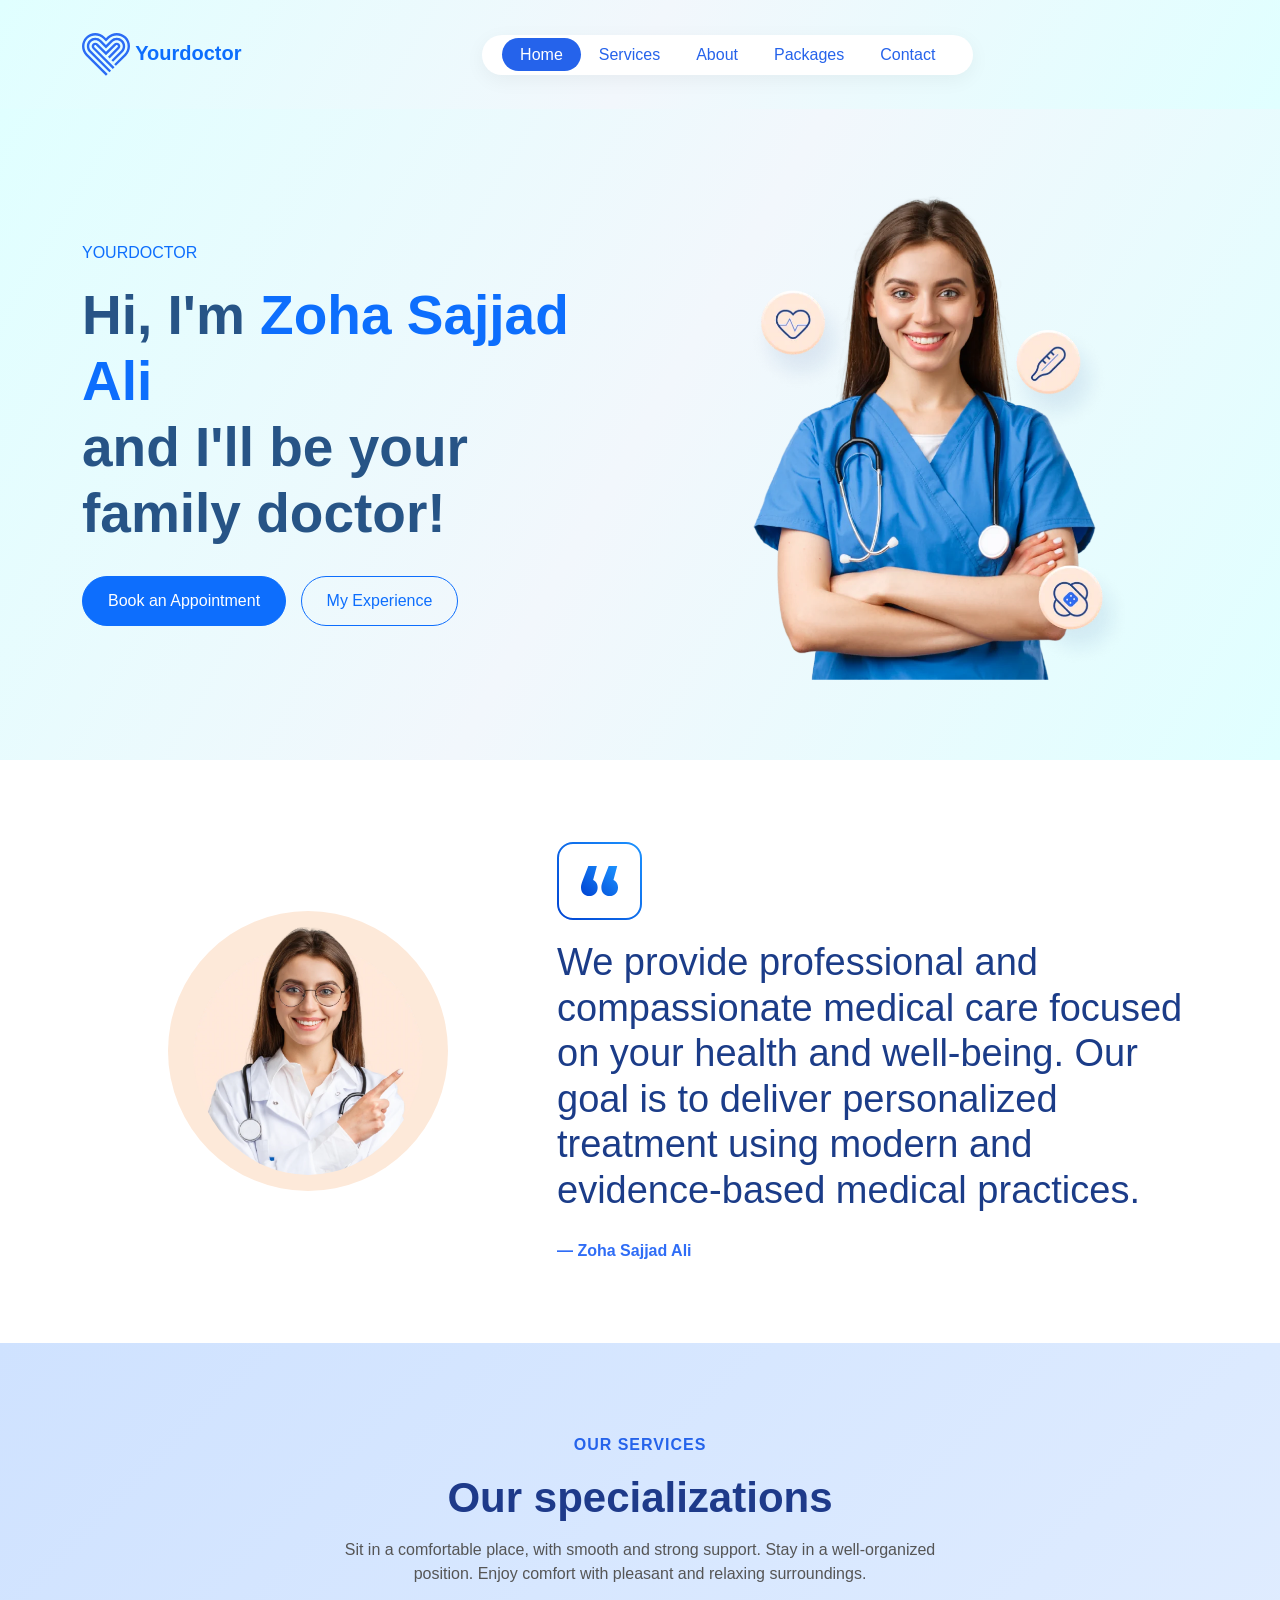
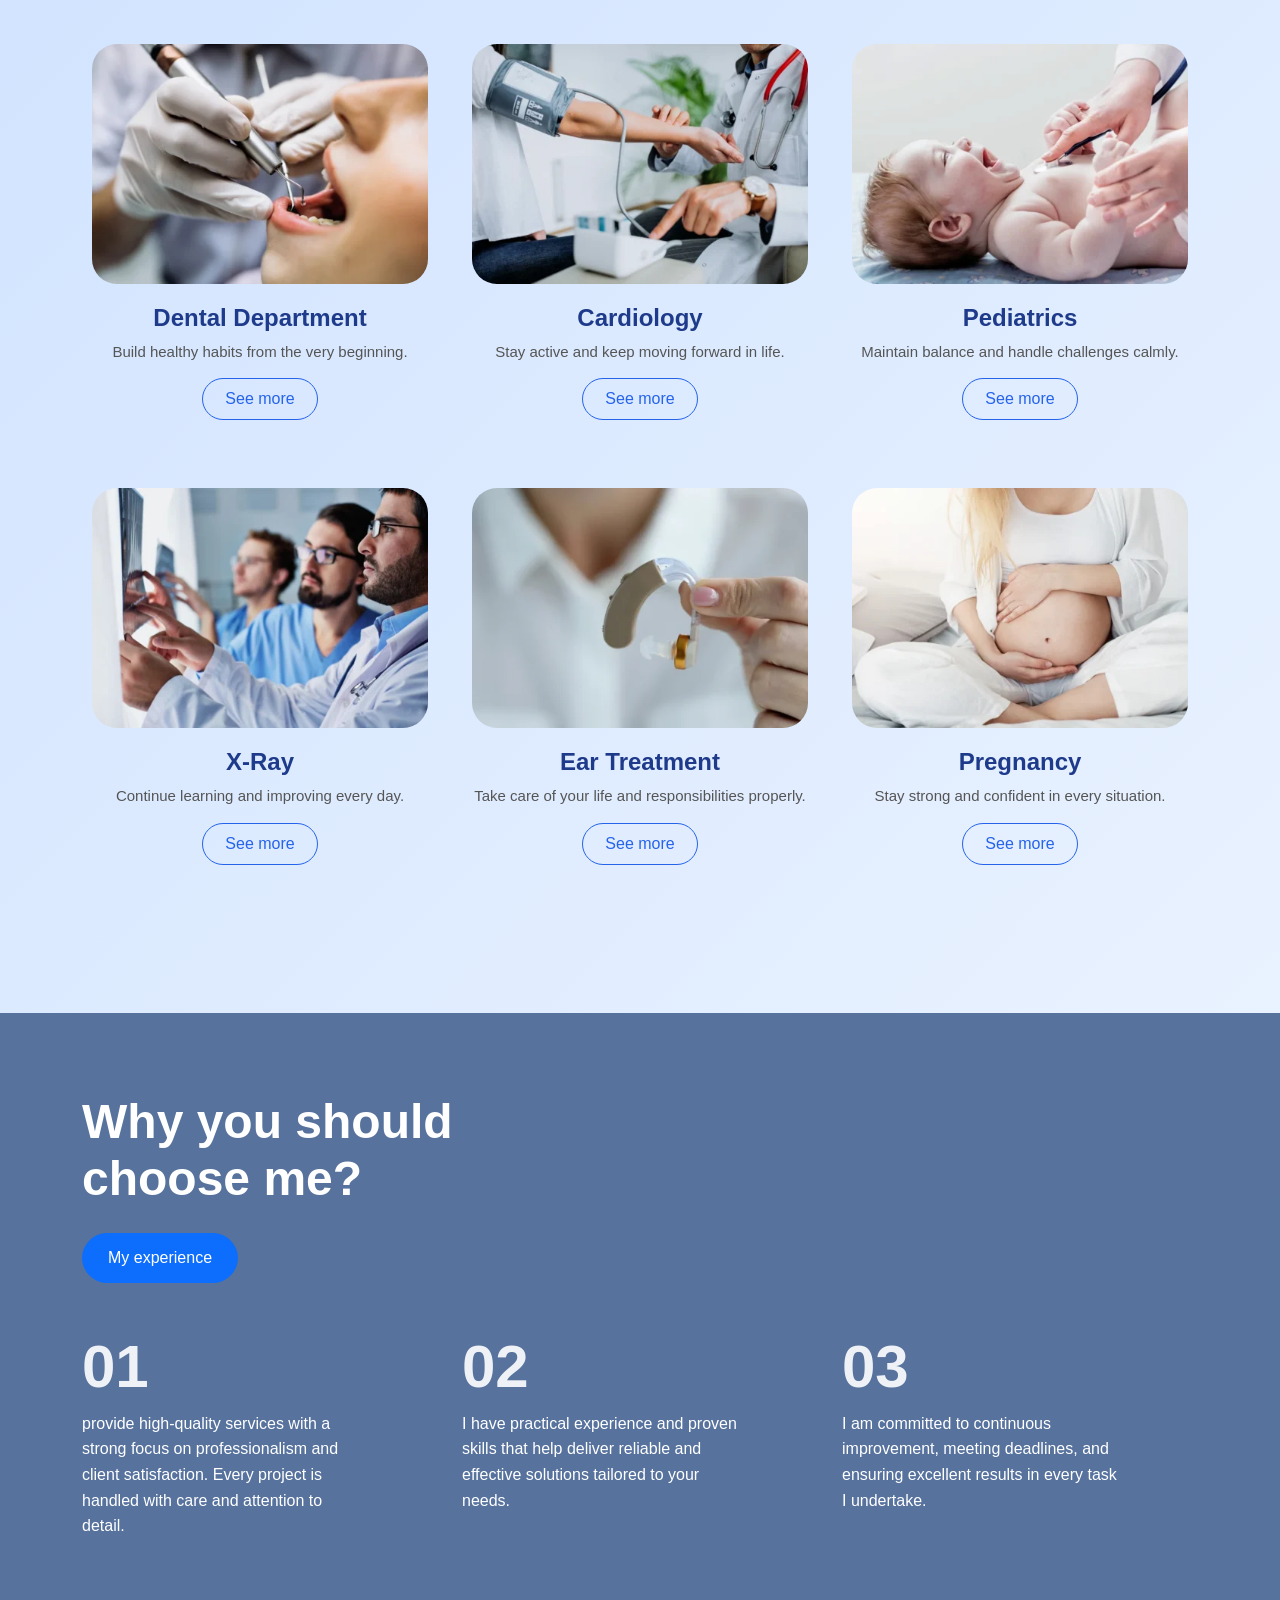
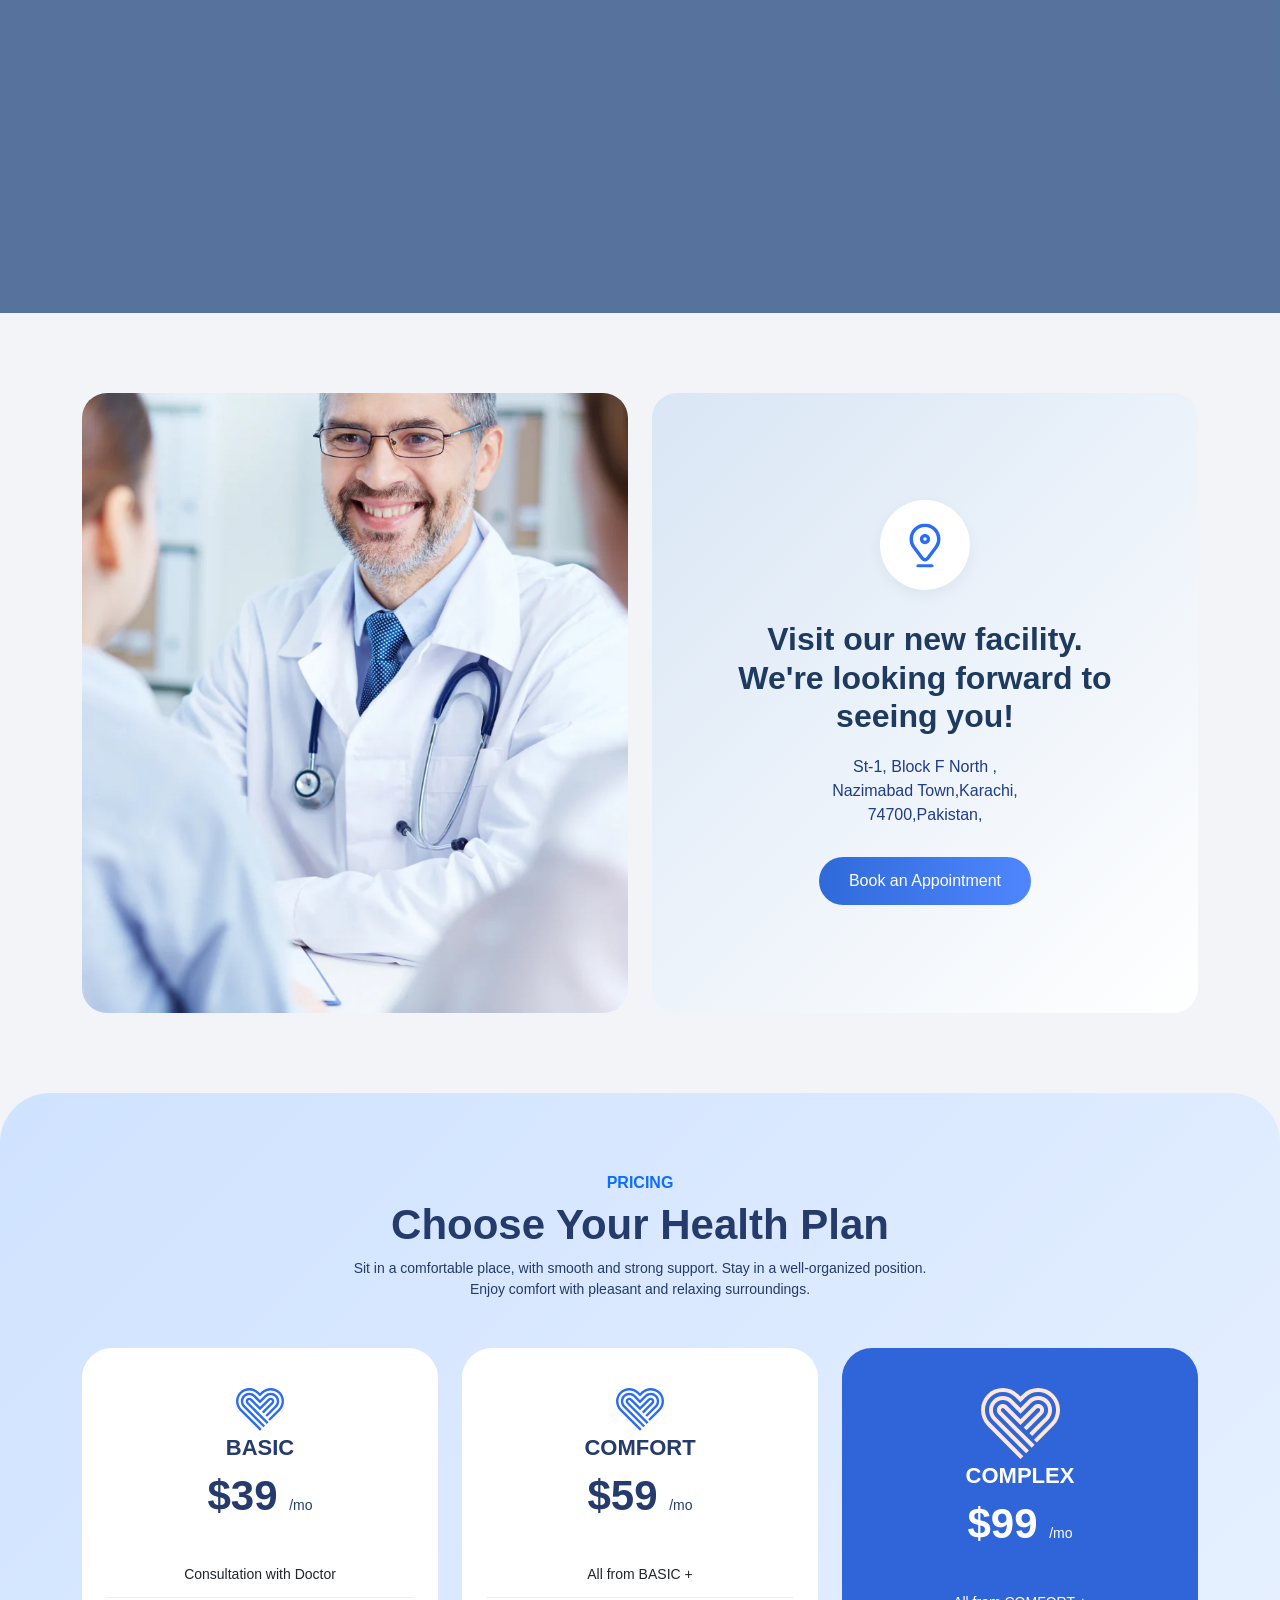
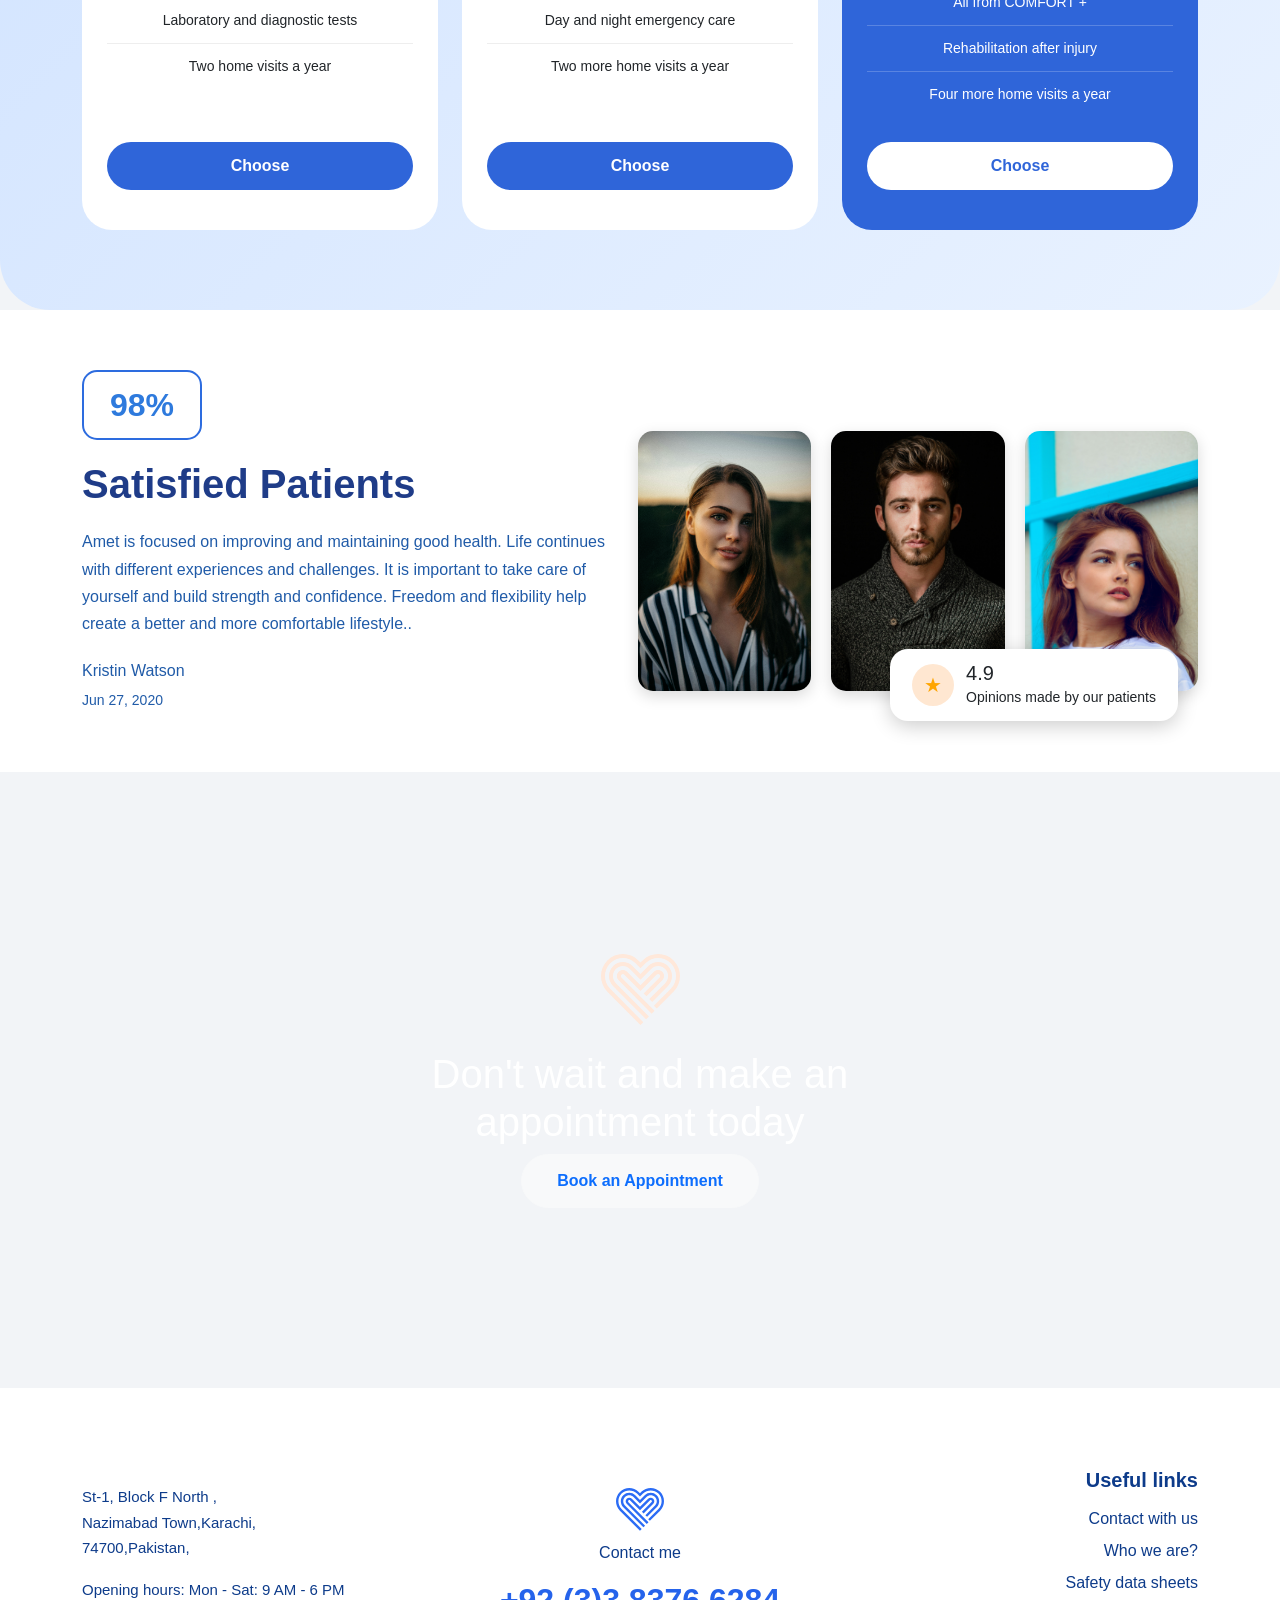
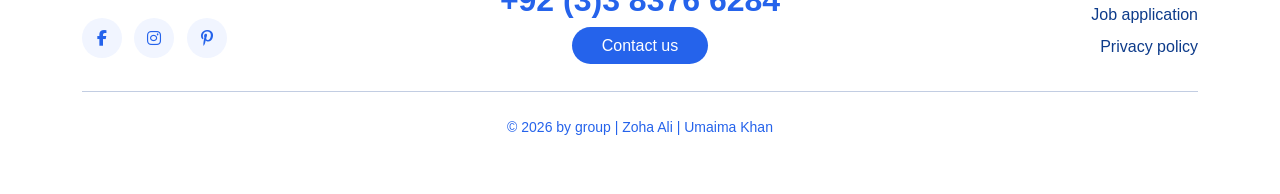
<file: index.html>
<!DOCTYPE html>
<html lang="en">
<head>
  <meta charset="UTF-8">
  <meta name="viewport" content="width=device-width, initial-scale=1.0">
  <title>YourDoctor</title>
  <!-- Bootstrap -->
  <link href="https://cdn.jsdelivr.net/npm/bootstrap@5.3.2/dist/css/bootstrap.min.css" rel="stylesheet">
  <!-- Bootstrap Icons -->
  <link rel="stylesheet" href="https://cdn.jsdelivr.net/npm/bootstrap-icons@1.11.1/font/bootstrap-icons.css">
  <!-- Bootstrap CDN -->
  <link href="https://cdn.jsdelivr.net/npm/bootstrap@5.3.2/dist/css/bootstrap.min.css" rel="stylesheet">
  <!-- Bootstrap JS -->
  <script src="https://cdn.jsdelivr.net/npm/bootstrap@5.3.2/dist/js/bootstrap.bundle.min.js"></script>
   <!-- Font Awesome (Icons) -->
  <link href="https://cdnjs.cloudflare.com/ajax/libs/font-awesome/6.5.0/css/all.min.css" rel="stylesheet">
  <!-- CSS -->
  <link rel="stylesheet" href="style.css">
</head>

<body>
  <!-- HEADER-->
  <header class="main-header">
    <div class="container">
      <nav class="navbar navbar-expand-lg">
        <!-- Logo -->
        <a class="navbar-brand fw-bold text-primary" href="#">
          <img src="./images/logo.svg" alt=""> Yourdoctor
        </a>
        <!-- Toggle -->
        <button class="navbar-toggler" data-bs-toggle="collapse" data-bs-target="#menu">
          <span class="navbar-toggler-icon"></span>
        </button>
        <div class="collapse navbar-collapse" id="menu">
          <!-- Menu -->
          <ul class="navbar-nav mx-auto menu-box">
            <li><a class="menu active" href="#">Home</a></li>
            <li><a class="menu" href="services.html">Services</a></li>
            <li><a class="menu" href="about.html">About</a></li>
            <li><a class="menu" href="packages.html">Packages</a></li>
            <li><a class="menu" href="contact.html">Contact</a></li>
          </ul>
        </div>
      </nav>
    </div>
  </header>

    <!--HERO SECTION -->

  <section class="hero-section">
    <div class="container">
      <div class="row align-items-center">
        <!-- Left Content -->
        <div class="col-lg-6 text-center text-lg-start hero-text">
          <h6 class="text-primary">YOURDOCTOR</h6>
          <h1>
            Hi, I'm <span>Zoha Sajjad Ali</span><br>
            and I'll be your family doctor!
          </h1>
          <div class="hero-buttons">
            <a href="contact.html" class="btn btn-primary">
              Book an Appointment
            </a>
            <a href="about.html" class="btn btn-outline-primary">
              My Experience
            </a>
          </div>
        </div>
        <!-- Right Image -->
        <div class="col-lg-6 text-center hero-image">
          <img src="./images/hero-1.webp" alt="Doctor">
        </div>
      </div>
    </div>
  </section>
  
   <!-- Testimonial-section -->

  <section class="testimonial-section">
     <div class="container">
       <div class="row align-items-center">
      <!-- Image -->
      <div class="col-lg-5 text-center mb-4 mb-lg-0">
        <div class="image-circle">
          <img src="./images/hero-2.webp" alt="Doctor">
        </div>
      </div>
      <!-- Content -->
      <div class="col-lg-7">
        <div class="quote-icon"><img src="./icon/cotation.svg" alt=""></div>
        <p class="testimonial-text">
         We provide professional and compassionate medical care focused on your health and well-being. Our goal is to deliver personalized treatment using modern and evidence-based medical practices.
        </p>
        <div class="doctor-name">
          — Zoha Sajjad Ali
        </div>
      </div>
      </div>
     </div> 
   </section>

     <!--SERVICES-->

    <section class="services">
      <div class="container text-center">
         <!-- Heading -->
            <p class="small-title">OUR SERVICES</p>
             <h2 class="main-title">Our specializations</h2>
            <p class="sub-text">
             Sit in a comfortable place, with smooth and strong support. Stay in a well-organized position. Enjoy comfort with pleasant and relaxing surroundings.
           </p>
           <!-- Row 1 -->
           <div class="row mt-5">
             <!-- Card 1 -->
             <div class="col-lg-4 col-md-6 mb-5">
              <div class="service-box">
                 <img src="./images/dental.webp" class="service-img">
                 <h4>Dental Department</h4>
                 <p>Build healthy habits from the very beginning.</p>
                 <a href="services.html" class="see-btn">See more</a>
               </div>
              </div>
             <!-- Card 2 -->
             <div class="col-lg-4 col-md-6 mb-5">
               <div class="service-box">
                 <img src="./images/cardiology.webp" class="service-img">
                  <h4>Cardiology</h4>
                  <p>Stay active and keep moving forward in life.</p>
                  <a href="services.html" class="see-btn">See more</a>
               </div>
             </div>
             <!-- Card 3 -->
             <div class="col-lg-4 col-md-6 mb-5">
               <div class="service-box">
                 <img src="./images/pediatrics.webp" class="service-img">
                 <h4>Pediatrics</h4>
                 <p>Maintain balance and handle challenges calmly.</p>
                 <a href="services.html" class="see-btn">See more</a>
               </div>
             </div>
           </div>
            <!-- Row 2 -->
           <div class="row">
        <!-- Card 4 -->
        <div class="col-lg-4 col-md-6 mb-5">
          <div class="service-box">
            <img src="./images/x-ray.webp" class="service-img">
            <h4>X-Ray</h4>
            <p>Continue learning and improving every day.</p>
            <a href="services.html" class="see-btn">See more</a>
          </div>
        </div>
        <!-- Card 5 -->
        <div class="col-lg-4 col-md-6 mb-5">
          <div class="service-box">
            <img src="./images/ear.webp" class="service-img">
            <h4>Ear Treatment</h4>
            <p>Take care of your life and responsibilities properly.</p>
            <a href="services.html" class="see-btn">See more</a>
          </div>
        </div>
        <!-- Card 6 -->
        <div class="col-lg-4 col-md-6 mb-5">
          <div class="service-box">  
            <img src="./images/pregnancy.webp" class="service-img">
            <h4>Pregnancy</h4>
            <p>Stay strong and confident in every situation.</p>
            <a href="services.html" class="see-btn">See more</a>
          </div>
        </div>
      </div>
    </div>
  </section>
  
  <!--  PARALLAX SECTION  -->

  <section class="parallax-section">
    <div class="overlay">

      <div class="container">
        <!-- Top Content -->
        <div class="top-box">
          <h1>Why you should<br>choose me?</h1>
          <a href="#" class="btn btn-primary para-btn">
            My experience
          </a>
        </div>
        <!-- Bottom Content -->
        <div class="row text-white mt-5">
          <!-- Box 1 -->
          <div class="col-lg-4 col-md-6 mb-4">
            <div class="para-box">
              <h2>01</h2>
              <p>
                 provide high-quality services with a strong focus on professionalism and client satisfaction. Every project is handled with care and attention to detail.
              </p>
             </div>
          </div>
          <!-- Box 2 -->
          <div class="col-lg-4 col-md-6 mb-4">
            <div class="para-box">
              <h2>02</h2>
              <p>
                I have practical experience and proven skills that help deliver  reliable and effective solutions tailored to your needs.
              </p>
            </div>
          </div>
          <!-- Box 3 -->
          <div class="col-lg-4 col-md-6 mb-4">
            <div class="para-box">
              <h2>03</h2>
              <p>
                 I am committed to continuous improvement, meeting deadlines, and ensuring excellent results in every task I undertake.
              </p>
            </div>
          </div>
        </div>
      </div>
    </div>
</section>
<!-- FACILITY-SECTION -->
<section class="facility-section">
 <div class="container">
  <div class="row g-4 equal-height">

    <!-- Left Image Box -->
    <div class="col-lg-6">
        <div class="custom-box image-box">
            <img src="./images/hero-4.webp" alt="Doctor Image">
        </div>
    </div>

    <!-- Right Content Box -->
    <div class="col-lg-6">
        <div class="custom-box content-box">
            
            <div class="icon-circle">
                <img src="./icon/location.svg" alt="location">
            </div>

            <h2>
                Visit our new facility.<br>
                We're looking forward to seeing you!
            </h2>

            <p>
                  St-1, Block F North ,<br>
                  Nazimabad Town,Karachi,<br>
                  74700,Pakistan,
            </p>

            <a href="contact.html"><button class=" btn-custom1">
                Book an Appointment
            </button></a>
          </div>
    </div>
</div>
</div>
</section>
<section class="pricing-section">
  <div class="container">
   <div class="text-center section-title mb-5">
    <h6 class="text-primary fw-bold">PRICING</h6>
    <h2>Choose Your Health Plan</h2>
    <p>Sit in a comfortable place, with smooth and strong support. Stay in a well-organized position. Enjoy comfort with pleasant and relaxing surroundings.</p>
   </div>
   <div class="row g-4">

   <!-- Basic -->
   <div class="col-xl-4 col-lg-4 col-md-6 col-sm-12">
     <div class="pricing-card">
       <div>
        <img src="./images/logo.svg" alt="logo">
        <div class="plan-title">BASIC</div>
        <div class="price">$39 <span>/mo</span></div>
       </div>

       <ul class="feature-list">
        <li>Consultation with Doctor</li>
        <li>Laboratory and diagnostic tests</li>
        <li>Two home visits a year</li>
       </ul>

       <button class="btn-choose">Choose</button>
     </div>
  </div>
    <!-- Comfort -->
     <div class="col-xl-4 col-lg-4 col-md-6 col-sm-12">
       <div class="pricing-card">
        <div>
          <img src="./images/logo.svg" alt="logo">
         <div class="plan-title">COMFORT</div>
         <div class="price">$59 <span>/mo</span></div>
       </div>

       <ul class="feature-list">
        <li>All from BASIC +</li>
        <li>Day and night emergency care</li>
        <li>Two more home visits a year</li>
       </ul>

        <button class="btn-choose">Choose</button>
    </div>
  </div>

  <!-- Complex -->
  <div class="col-xl-4 col-lg-4 col-md-12 col-sm-12">
    <div class="pricing-card active-plan">
      <div>
        <img src="./icon/heart-logo.svg" alt="logo">
        <div class="plan-title">COMPLEX</div>
        <div class="price">$99 <span>/mo</span></div>
      </div>

      <ul class="feature-list">
        <li>All from COMFORT +</li>
        <li>Rehabilitation after injury</li>
        <li>Four more home visits a year</li>
      </ul>

      <button class="btn-choose">Choose</button>
     </div>
    </div>
   </div>
  </div>
 </section>
  
<!-- Testimonial Section -->
<section class="testimonial-section2">
  <div class="container">
   <div class="row align-items-center">
     <!-- Left Side -->
     <div class="col-lg-6 left-content mb-4 mb-lg-0">
       <div class="percentage-box">98%</div>
        <h2>Satisfied Patients</h2>
        <p>
        Amet is focused on improving and maintaining good health. Life continues with different experiences and challenges. It is important to  take care of yourself and build strength and confidence. Freedom and flexibility help create a better and more comfortable lifestyle..
        </p>
        <h6 class="mt-4" style="color: #205ba8;;">Kristin Watson</h6>
        <small style="color: #205ba8;;">Jun 27, 2020</small>
      </div>

      <!-- Right Side -->
     <div class="col-lg-6">
       <div class="image-area">
         <!-- Person 1 -->
         <img src="./images/pic-1.jpg" class="img-fluid person-img" alt="Person">
         <!-- Person 2 -->
         <img src="./images/pic-2.jpg" class="img-fluid person-img" alt="Person">
         <!-- Person 3 -->
         <img src="./images/pic-3.jpg" class="img-fluid person-img" alt="Person">
         <!-- Rating Card -->
          <div class="rating-card">
            <div class="star">★</div>
             <div>
               <h5 class="mb-0">4.9</h5>
               <small>Opinions made by our patients</small>
             </div>
           </div>
         </div>
       </div>
     </div>
  </div>
</section>
<!--HERO1 SECTION-->
<section class="hero1-section">
  <div class="container">
    <div class="row justify-content-center">
      <div class="col-lg-8 text-center hero1-content">
        <!-- Icon -->
        <div class="hero1-icon">
          <img src="./icon/heart-logo.svg" alt="logo">
        </div>
        <!-- Heading -->
        <h1>
          Don't wait and make an<br>
          appointment today
        </h1>
        <!-- Button -->
        <a href="contact.html" class="btn btn-light hero1-btn">
          Book an Appointment
        </a>
      </div>
    </div>
  </div>
</section>
<!-- FOOTER  -->
<footer class="main-footer">
  <div class="container">
    <div class="row text-center text-md-start align-items-center gy-4">
      <!-- LEFT COLUMN -->
      <div class="col-md-4 footer-left">
        <p>
          St-1, Block F North ,<br>
          Nazimabad Town,Karachi,<br>
          74700,Pakistan,
        </p>
        <p class="mt-2">
          Opening hours: Mon - Sat: 9 AM - 6 PM
        </p>
        <!-- Social Icons -->
        <div class="social-icons mt-3">
          <a href="#"><i class="fab fa-facebook-f"></i></a>
          <a href="#"><i class="fab fa-instagram"></i></a>
          <a href="#"><i class="fab fa-pinterest-p"></i></a>
        </div>
      </div>
      <!-- CENTER COLUMN -->
      <div class="col-md-4 footer-center text-center">
        <!-- Heart Icon -->
        <div class="footer-icon"><img src="./images/logo.svg" alt="logo"></div>
        <p class="contact-text">Contact me</p>
        <h2>+92 (3)3 8376 6284</h2>
        <a href="contact.html" class=" contact-btn mt-3">
          Contact us
        </a>
      </div>
      <!-- RIGHT COLUMN -->
      <div class="col-md-4 footer-right text-md-end text-center">
        <h5>Useful links</h5>
        <ul>
          <li><a href="contact.html">Contact with us</a></li>
          <li><a href="#">Who we are?</a></li>
          <li><a href="services.html">Safety data sheets</a></li>
          <li><a href="#">Job application</a></li>
          <li><a href="#">Privacy policy</a></li>
        </ul>
      </div>
    </div>
    <!-- BOTTOM LINE -->
    <hr>
    <div class="footer-bottom text-center">
      <p>
        © 2026 by group | Zoha Ali | Umaima Khan
      </p>
    </div>
  </div>
</footer>
</body>
</html>
</file>
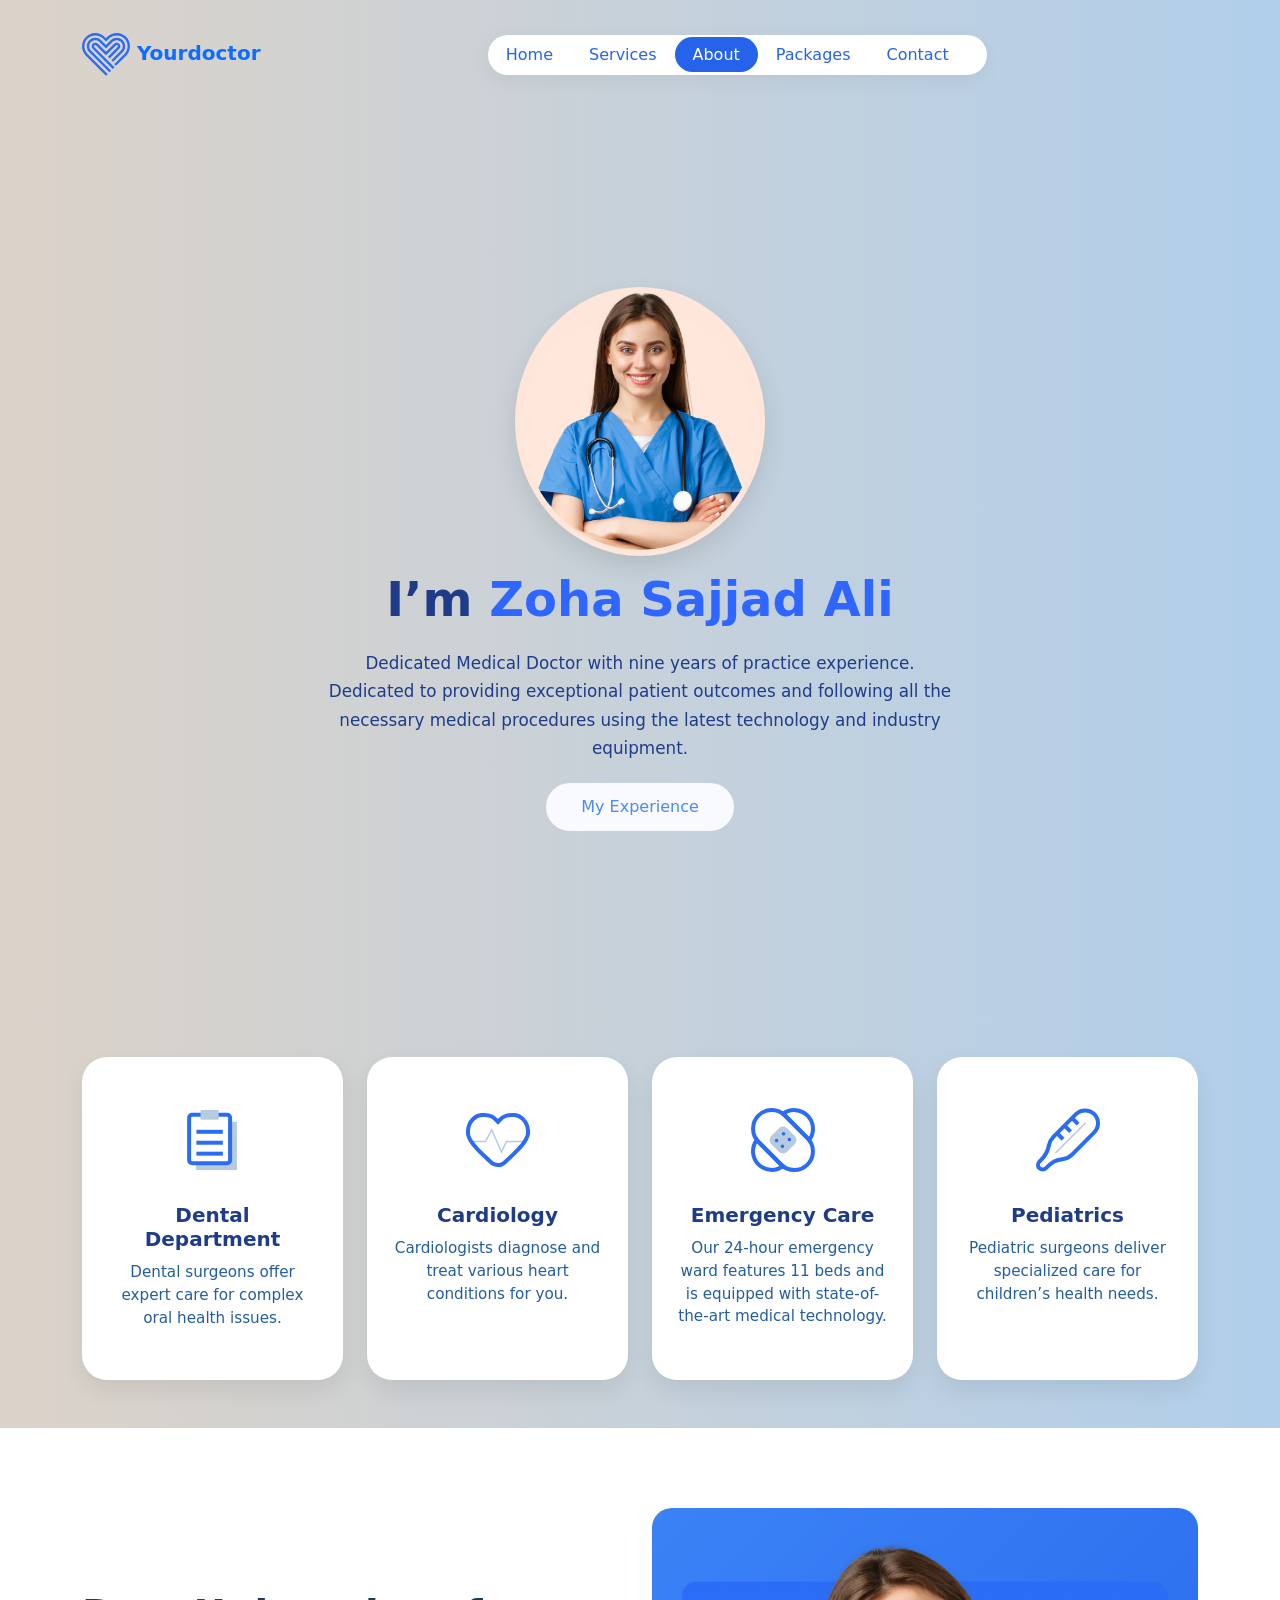
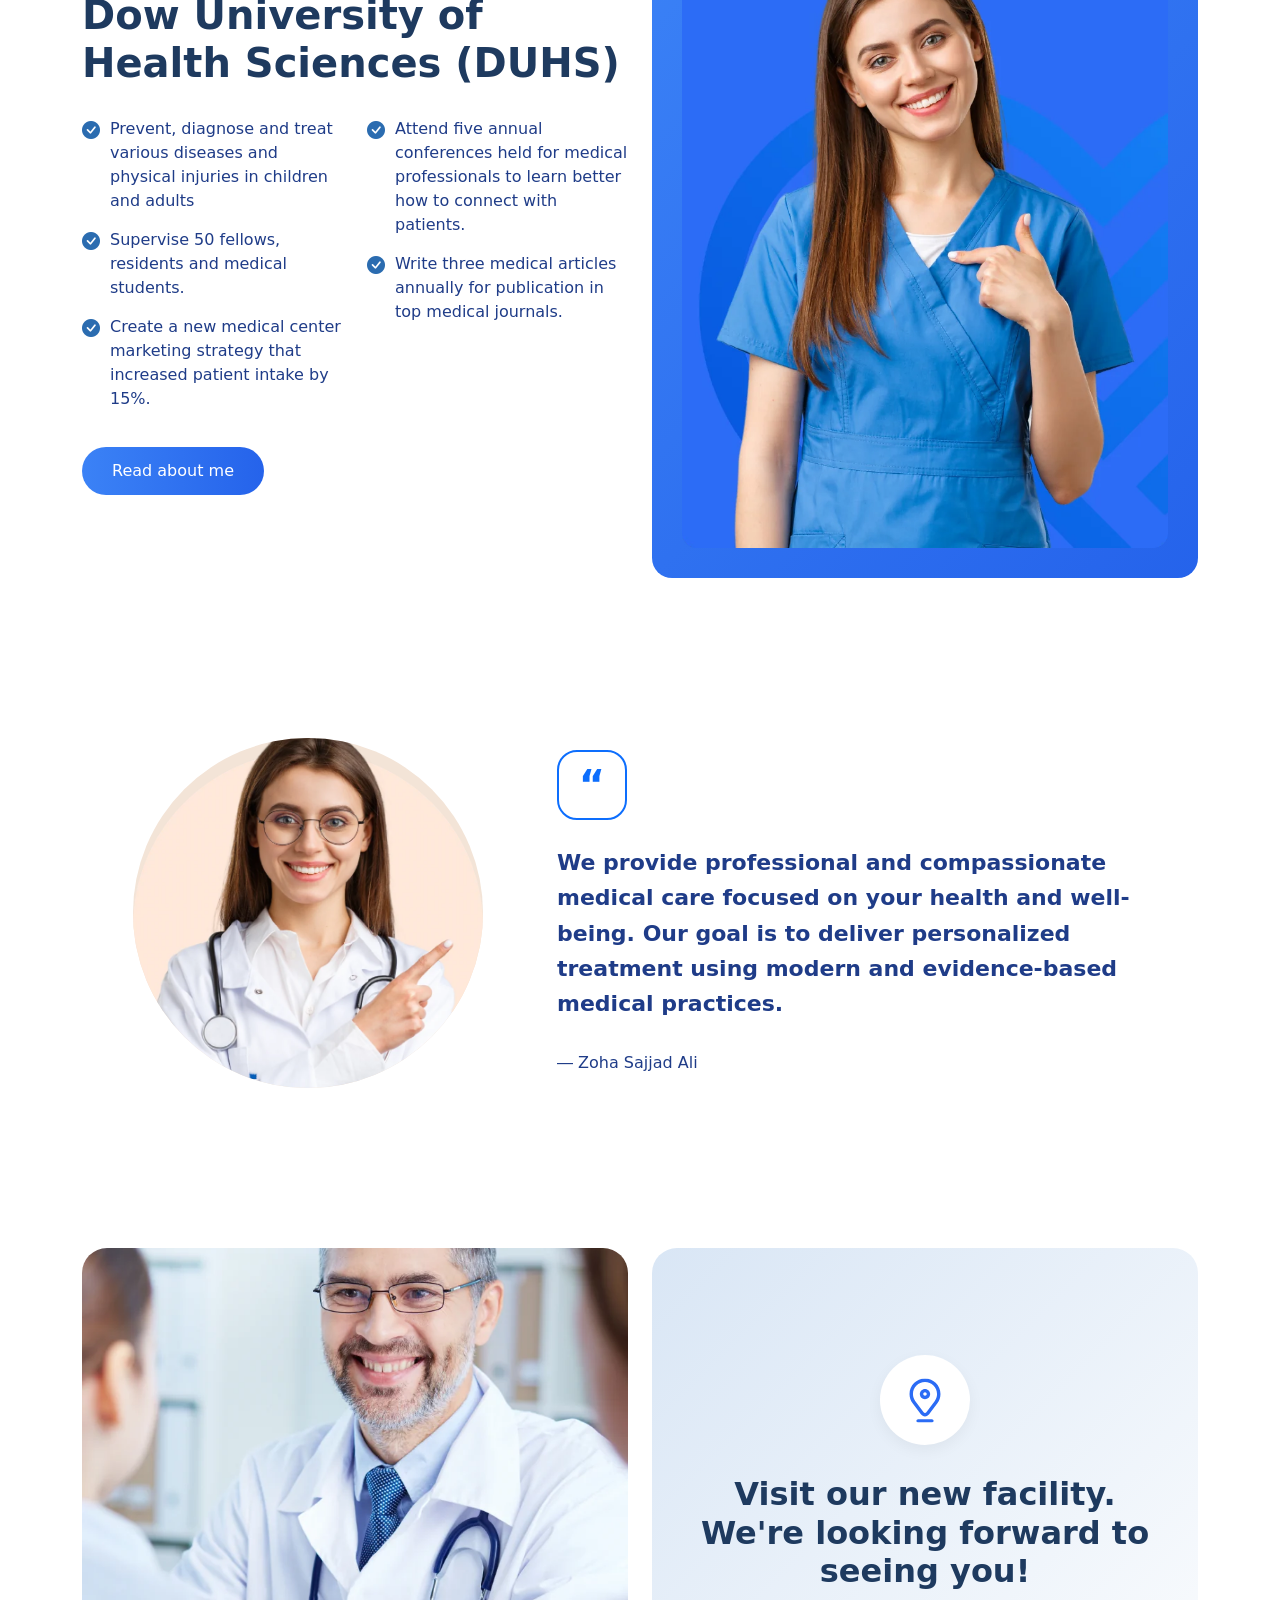
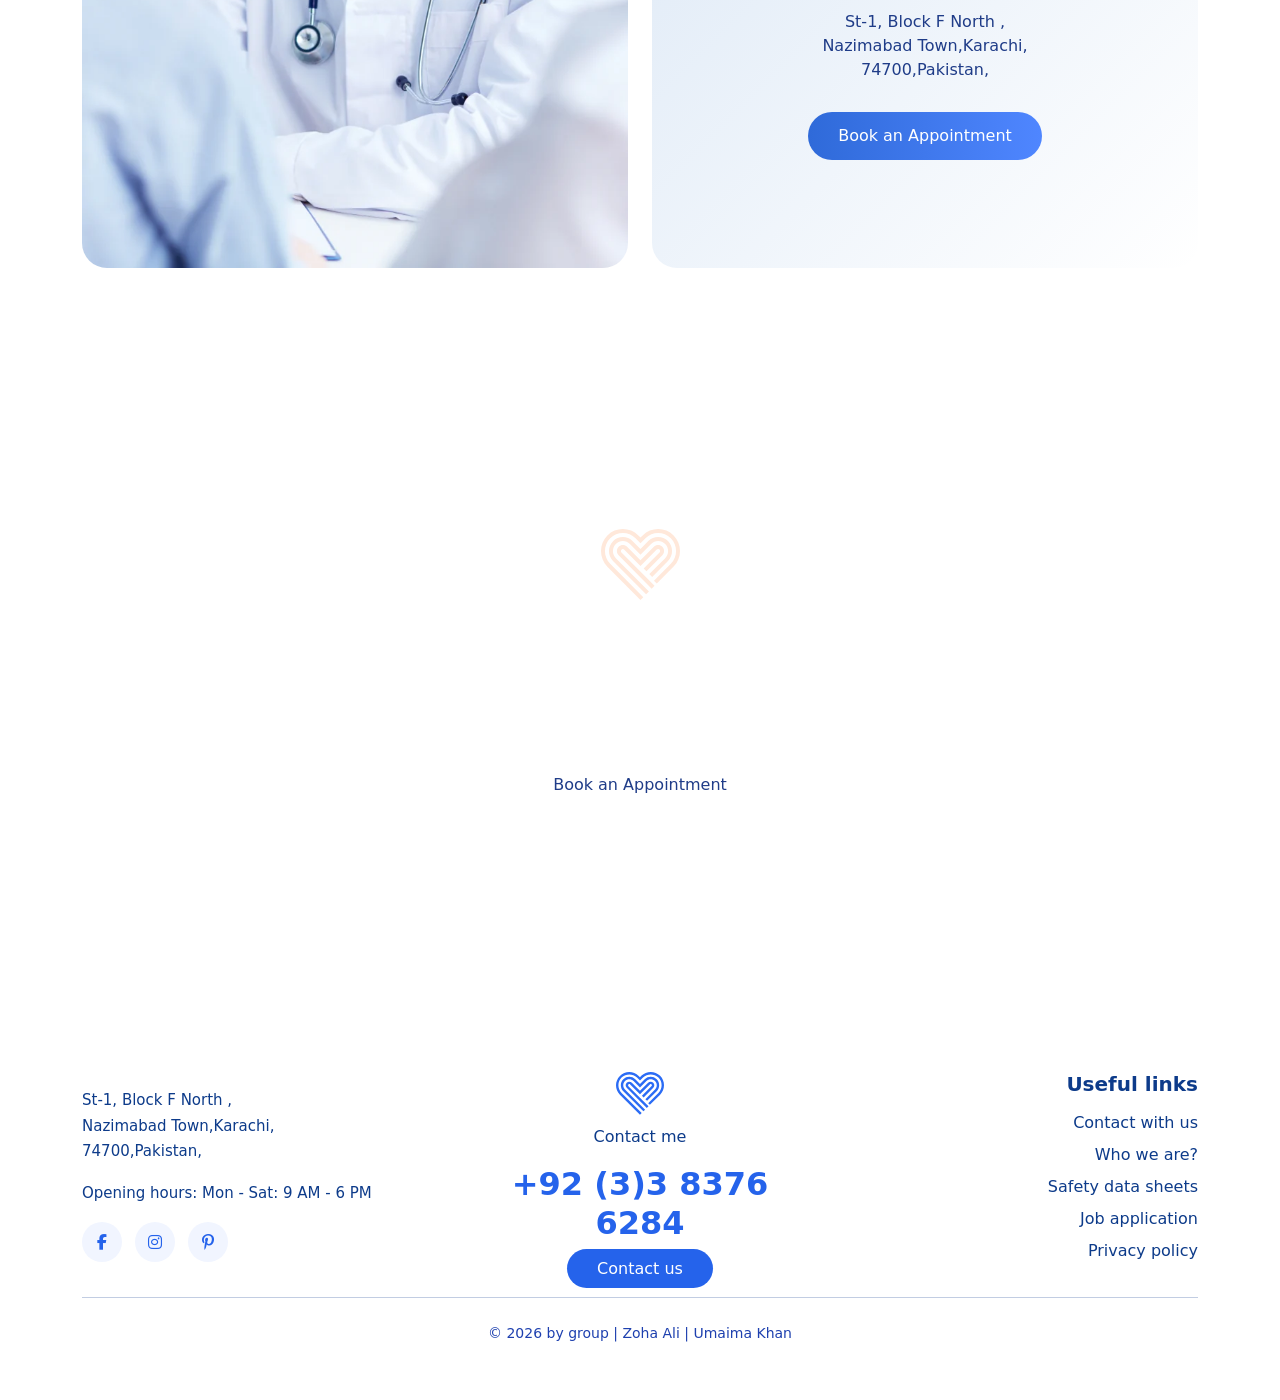
<file: about.html>
<!DOCTYPE html>
<html lang="en">
<head>
  <meta charset="UTF-8">
  <meta name="viewport" content="width=device-width, initial-scale=1.0">
  <title>ABOUT PAGE</title>
   <!-- link CSS -->
  <link rel="stylesheet" href="style3.css">
  <!-- Bootstrap CDN -->
  <link href="https://cdn.jsdelivr.net/npm/bootstrap@5.3.2/dist/css/bootstrap.min.css" rel="stylesheet">
  <!-- Bootstrap Icons -->
  <link rel="stylesheet" href="https://cdn.jsdelivr.net/npm/bootstrap-icons@1.11.1/font/bootstrap-icons.css">
  <!-- Bootstrap JS -->
  <script src="https://cdn.jsdelivr.net/npm/bootstrap@5.3.2/dist/js/bootstrap.bundle.min.js"></script>
   <!-- Font Awesome (Icons) -->
  <link href="https://cdnjs.cloudflare.com/ajax/libs/font-awesome/6.5.0/css/all.min.css" rel="stylesheet">
  <!-- Google Font -->
  <link href="https://fonts.googleapis.com/css2?family=Poppins:wght@300;400;500;600;700&display=swap" rel="stylesheet">
</head>
<body>
     <!-- HEADER-->
<header class="main-header">
    <div class="container">
      <nav class="navbar navbar-expand-lg">
        <!-- Logo -->
        <a class="navbar-brand fw-bold text-primary" href="#">
          <img src="./images/logo.svg" alt=""> Yourdoctor
        </a>
        <!-- Toggle -->
        <button class="navbar-toggler" data-bs-toggle="collapse" data-bs-target="#menu">
          <span class="navbar-toggler-icon"></span>
        </button>
        <div class="collapse navbar-collapse" id="menu">
          <!-- Menu -->
          <ul class="navbar-nav mx-auto menu-box">
            <li><a class="menu" href="index.html">Home</a></li>
            <li><a class="menu" href="services.html">Services</a></li>
            <li><a class="menu active" href="about.html">About</a></li>
            <li><a class="menu" href="packages.html">Packages</a></li>
            <li><a class="menu" href="contact.html">Contact</a></li>
          </ul>
        </div>
      </nav>
    </div>
</header>
 <!-- Hero Section -->
<section class="hero-section">
  <div class="container">
    <div class="row justify-content-center">
      <div class="col-lg-8 col-md-10 col-12 text-center">

        <!-- Image -->
        <img src="./images/hero-8.webp"
             alt="Doctor"
             class="profile-img img-fluid">

        <!-- Heading -->
        <h1 class="hero-title">
          I’m <span>Zoha Sajjad Ali</span>
        </h1>

        <!-- Text -->
        <p class="hero-text">
          Dedicated Medical Doctor with nine years of practice experience.
          Dedicated to providing exceptional patient outcomes and following
          all the necessary medical procedures using the latest technology
          and industry equipment.
        </p>

        <!-- Button -->
        <a href="about.html">
          <button class="hero-btn">My Experience</button>
        </a>

      </div>
    </div>
  </div>
</section>

  <!-- Services Section -->
<section class="py-5">
    <div class="container">
      <!-- Cards -->
      <div class="row g-4 justify-content-center">

        <!-- Card 1 -->
        <div class="col-xl-3 col-lg-4 col-md-6">
          <div class="service-card text-center h-100">
            <div class="icon"><img src="./icon/dental.svg" alt="dental"></div>
            <h5>Dental Department</h5>
            <p>Dental surgeons offer expert care for complex oral health issues.</p>
          </div>
        </div>

        <!-- Card 2 -->
        <div class="col-xl-3 col-lg-4 col-md-6">
          <div class="service-card text-center h-100">
            <div class="icon"><img src="./icon/cardiology.svg" alt="cardiology"></div>
            <h5>Cardiology</h5>
            <p>Cardiologists diagnose and treat various heart conditions for you.</p>
          </div>
        </div>

        <!-- Card 3 -->
        <div class="col-xl-3 col-lg-4 col-md-6">
          <div class="service-card text-center h-100">
            <div class="icon"><img src="./icon/emergency.svg" alt="emergency"></div>
            <h5>Emergency Care</h5>
            <p>Our 24-hour emergency ward features 11 beds and is equipped with state-of-the-art medical technology.</p>
          </div>
        </div>

        <!-- Card 4 -->
        <div class="col-xl-3 col-lg-4 col-md-6">
          <div class="service-card text-center h-100">
            <div class="icon"><img src="./icon/pediatrics.svg" alt="pediatrics"></div>
            <h5>Pediatrics</h5>
            <p>Pediatric surgeons deliver specialized care for children’s health needs.</p>
          </div>
        </div>
      </div>
    </div>
</section>
<section class="hero1-section">
    <div class="container">
        <div class="row align-items-center">

            <!-- Left Content -->
            <div class="col-lg-6 mb-5 mb-lg-0">
                <h1 class="hero1-title">
                    Dow University of Health Sciences (DUHS)
                </h1>

                <div class="row">
                    <div class="col-md-6">
                        <ul class="check-list">
                            <li><i class="bi bi-check-circle-fill check-icon"></i> Prevent, diagnose and treat various diseases and physical injuries in children and adults</li>
                            <li><i class="bi bi-check-circle-fill check-icon"></i> Supervise 50 fellows, residents and medical students.</li>
                            <li><i class="bi bi-check-circle-fill check-icon"></i> Create a new medical center marketing strategy that increased patient intake by 15%.</li>
                        </ul>
                    </div>

                    <div class="col-md-6">
                        <ul class="check-list">
                            <li><i class="bi bi-check-circle-fill check-icon"></i> Attend five annual conferences held for medical professionals to learn better how to connect with patients.</li>
                            <li><i class="bi bi-check-circle-fill check-icon"></i> Write three medical articles annually for publication in top medical journals.</li>
                        </ul>
                    </div>
                </div>

                <a href="about.html"><button class=" btn-custom">Read about me</button></a>
            </div>

            <!-- Right Image -->
            <div class="col-lg-6">
                <div class="image-wrapper">
                    <img src="./images/hero-7.webp" alt="Doctor Image">
                </div>
            </div>
        </div>
    </div>
</section>
<section class="testimonial-section">
    <div class="container">
        <div class="row align-items-center">

            <!-- Image Column -->
            <div class="col-lg-5 text-center">
                <div class="circle-img">
                    <img src="./images/hero-9.webp" alt="Doctor Image">
                </div>
            </div>

            <!-- Content Column -->
            <div class="col-lg-7">

                <div class="quote-box">
                    <span>“</span>
                </div>

                <p class="testimonial-text">
                    We provide professional and compassionate medical care focused on your health and well-being. Our goal is to deliver personalized treatment using modern and evidence-based medical practices.
                </p>

                <div class="author-name">
                    ― Zoha Sajjad Ali
                </div>
            </div>
        </div>
    </div>
</section>
<section class="facility-section">
<div class="container">
<div class="row g-4 equal-height">

    <!-- Left Image Box -->
    <div class="col-lg-6">
        <div class="custom-box image-box">
            <img src="./images/hero-4.webp" alt="Doctor Image">
        </div>
    </div>

    <!-- Right Content Box -->
    <div class="col-lg-6">
        <div class="custom-box content-box">
            
            <div class="icon-circle">
                <img src="./icon/location.svg" alt="location">
            </div>

            <h2>
                Visit our new facility.<br>
                We're looking forward to seeing you!
            </h2>

            <p>
                  St-1, Block F North ,<br>
                  Nazimabad Town,Karachi,<br>
                  74700,Pakistan,
            </p>

            <a href="contact.html"><button class=" btn-custom1">
                Book an Appointment
            </button></a>
          </div>
    </div>
  </div>
 </div>
</section>
<!--HERO2 SECTION-->
<section class="hero2-section">
  <div class="container">
    <div class="row justify-content-center">
      <div class="col-lg-8 text-center hero2-content">
        <!-- Icon -->
        <div class="hero2-icon">
          <img src="./icon/heart-logo.svg" alt="logo">
        </div>
        <!-- Heading -->
        <h1>
          Don't wait and make an<br>
          appointment today
        </h1>
        <!-- Button -->
        <a href="contact.html"><button class=" btn-custom2">
                Book an Appointment
            </button></a>
      </div>
    </div>
  </div>
</section>
<!-- FOOTER  -->
<footer class="main-footer">
  <div class="container">
    <div class="row text-center text-md-start align-items-center gy-4">
      <!-- LEFT COLUMN -->
      <div class="col-md-4 footer-left">
        <p>
          St-1, Block F North ,<br>
          Nazimabad Town,Karachi,<br>
          74700,Pakistan,
        </p>
        <p class="mt-2">
          Opening hours: Mon - Sat: 9 AM - 6 PM
        </p>
        <!-- Social Icons -->
        <div class="social-icons mt-3">
          <a href="www.linkedin.com/in/zoha-ali-a067b0399"><i class="fab fa-facebook-f"></i></a>
          <a href="www.linkedin.com/in/zoha-ali-a067b0399"><i class="fab fa-instagram"></i></a>
          <a href="www.linkedin.com/in/zoha-ali-a067b0399"><i class="fab fa-pinterest-p"></i></a>
        </div>
      </div>
      <!-- CENTER COLUMN -->
      <div class="col-md-4 footer-center text-center">
        <!-- Heart Icon -->
        <div class="footer-icon"><img src="./images/logo.svg" alt="logo"></div>
        <p class="contact-text">Contact me</p>
        <h2>+92 (3)3 8376 6284</h2>
        <a href="contact.html" class=" contact-btn mt-3">
          Contact us
        </a>
      </div>
      <!-- RIGHT COLUMN -->
      <div class="col-md-4 footer-right text-md-end text-center">
        <h5>Useful links</h5>
        <ul>
          <li><a href="contact.html">Contact with us</a></li>
          <li><a href="about.html">Who we are?</a></li>
          <li><a href="services.html">Safety data sheets</a></li>
          <li><a href="#">Job application</a></li>
          <li><a href="services.html">Privacy policy</a></li>
        </ul>
      </div>
    </div>
    <!-- BOTTOM LINE -->
    <hr>
    <div class="footer-bottom text-center">
      <p>
        © 2026 by group | Zoha Ali | Umaima Khan
      </p>
    </div>
  </div>
</footer>
</body>
</html>
</file>
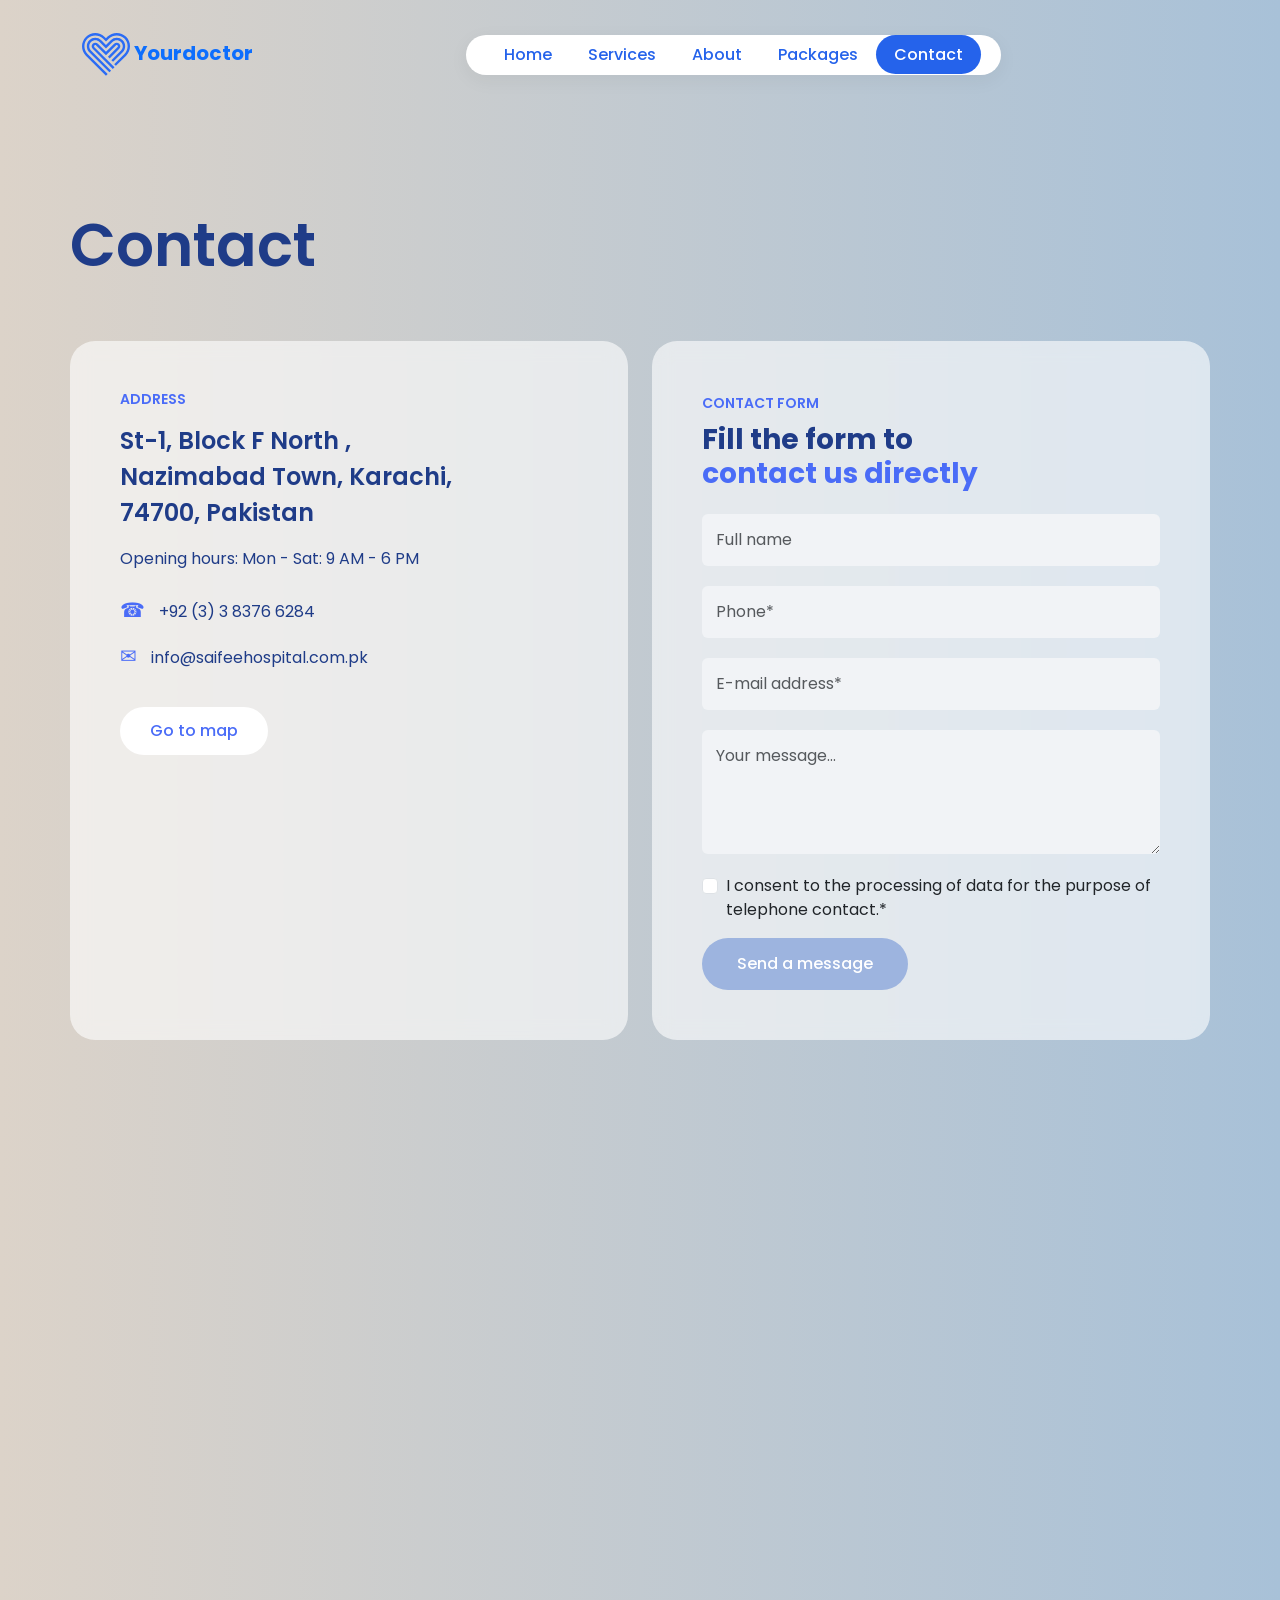
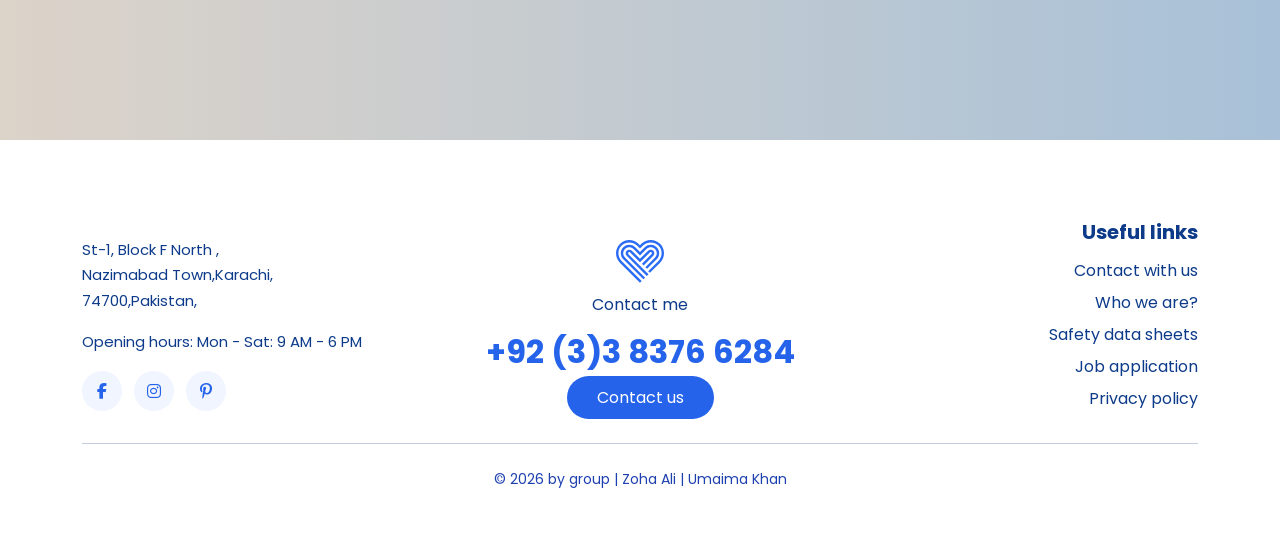
<file: contact.html>
<!DOCTYPE html>
<html lang="en">
<head>
<meta charset="UTF-8">
<meta name="viewport" content="width=device-width, initial-scale=1.0">
<title>CONTACT PAGE</title>
<!-- Bootstrap 5 CDN -->
<link href="https://cdn.jsdelivr.net/npm/bootstrap@5.3.2/dist/css/bootstrap.min.css" rel="stylesheet">
<!-- Google Font -->
<link href="https://fonts.googleapis.com/css2?family=Poppins:wght@300;400;500;600;700&display=swap" rel="stylesheet">
<!-- Bootstrap Icons -->
<link rel="stylesheet" href="https://cdn.jsdelivr.net/npm/bootstrap-icons@1.11.1/font/bootstrap-icons.css">
<!-- Bootstrap JS -->
<script src="https://cdn.jsdelivr.net/npm/bootstrap@5.3.2/dist/js/bootstrap.bundle.min.js"></script>
<!-- Font Awesome (Icons) -->
<link href="https://cdnjs.cloudflare.com/ajax/libs/font-awesome/6.5.0/css/all.min.css" rel="stylesheet">
<!-- link CSS -->
<link rel="stylesheet" href="style2.css">
</head>
<body>
       <!-- HEADER-->
  <header class="main-header">
    <div class="container">
      <nav class="navbar navbar-expand-lg">
        <!-- Logo -->
        <a class="navbar-brand fw-bold text-primary" href="#">
          <img src="./images/logo.svg" alt=""> Yourdoctor
        </a>
        <!-- Toggle -->
        <button class="navbar-toggler" data-bs-toggle="collapse" data-bs-target="#menu">
          <span class="navbar-toggler-icon"></span>
        </button>
        <div class="collapse navbar-collapse" id="menu">
          <!-- Menu -->
          <ul class="navbar-nav mx-auto menu-box">
            <li><a class="menu " href="index.html">Home</a></li>
            <li><a class="menu" href="services.html">Services</a></li>
            <li><a class="menu" href="about.html">About</a></li>
            <li><a class="menu" href="packages.html">Packages</a></li>
            <li><a class="menu active" href="contact.html">Contact</a></li>
          </ul>
        </div>
      </nav>
    </div>
  </header>
<!-- CONTACT-SECTION -->
<div class="container contact-section">
    <h1 class="main-title">Contact</h1>
    <div class="row g-4 align-items-stretch">
        <!-- Left Box -->
        <div class="col-lg-6 d-flex">
            <div class="info-box w-100">

                <h6>ADDRESS</h6>

                <h4>
                    St-1, Block F North ,<br>
                    Nazimabad Town, Karachi,<br>
                    74700, Pakistan
                </h4>

                <p class="mt-3">Opening hours: Mon - Sat: 9 AM - 6 PM</p>

                <p class="mt-4">
                    <span class="contact-icon">☎</span>
                    +92 (3) 3 8376 6284
                </p>

                <p>
                    <span class="contact-icon">✉</span>
                    info@saifeehospital.com.pk
                </p>

                <button class="map-btn">Go to map</button>
            </div>
        </div>
        <!-- Right Box -->
        <div class="col-lg-6 d-flex">
            <div class="form-box w-100">

                <small>CONTACT FORM</small>

                <h3 class="mt-2 mb-4">
                    Fill the form to <br>
                    <span>contact us directly</span>
                </h3>
                <form>
                    <input type="text" class="form-control" placeholder="Full name">
                    <input type="text" class="form-control" placeholder="Phone*">
                    <input type="email" class="form-control" placeholder="E-mail address*">
                    <textarea class="form-control" rows="4" placeholder="Your message..."></textarea>

                    <div class="form-check mb-3">
                        <input class="form-check-input" type="checkbox">
                        <label class="form-check-label">
                            I consent to the processing of data for the purpose of telephone contact.*
                        </label>
                    </div>

                    <button class="send-btn">Send a message</button>
                </form>
            </div>
        </div>
    </div>
</div>

<!-- Full Width Map -->
<div class="container-fluid p-0">
    <div class="map-section">
        <iframe 
            src="https://www.google.com/maps?q=Melbourne,Australia&output=embed"
            allowfullscreen=""
            loading="lazy">
        </iframe>
    </div>
</div>
<!-- FOOTER  -->
<footer class="main-footer">
  <div class="container">
    <div class="row text-center text-md-start align-items-center gy-4">
      <!-- LEFT COLUMN -->
      <div class="col-md-4 footer-left">
        <p>
          St-1, Block F North ,<br>
          Nazimabad Town,Karachi,<br>
          74700,Pakistan,
        </p>
        <p class="mt-2">
          Opening hours: Mon - Sat: 9 AM - 6 PM
        </p>
        <!-- Social Icons -->
        <div class="social-icons mt-3">
          <a href="www.linkedin.com/in/zoha-ali-a067b0399"><i class="fab fa-facebook-f"></i></a>
          <a href="www.linkedin.com/in/zoha-ali-a067b0399"><i class="fab fa-instagram"></i></a>
          <a href="www.linkedin.com/in/zoha-ali-a067b0399"><i class="fab fa-pinterest-p"></i></a>
        </div>
      </div>
      <!-- CENTER COLUMN -->
      <div class="col-md-4 footer-center text-center">
        <!-- Heart Icon -->
        <div class="footer-icon"><img src="./images/logo.svg" alt="logo"></div>
        <p class="contact-text">Contact me</p>
        <h2>+92 (3)3 8376 6284</h2>
        <a href="contact.html" class=" contact-btn mt-3">
          Contact us
        </a>
      </div>
      <!-- RIGHT COLUMN -->
      <div class="col-md-4 footer-right text-md-end text-center">
        <h5>Useful links</h5>
        <ul>
          <li><a href="contact.html">Contact with us</a></li>
          <li><a href="about.html">Who we are?</a></li>
          <li><a href="services.html">Safety data sheets</a></li>
          <li><a href="#">Job application</a></li>
          <li><a href="packages.html">Privacy policy</a></li>
        </ul>
      </div>
    </div>
    <!-- BOTTOM LINE -->
    <hr>
    <div class="footer-bottom text-center">
      <p>
        © 2026 by group | Zoha Ali | Umaima Khan
      </p>
    </div>
  </div>
</footer>

</body>
</html>
</file>
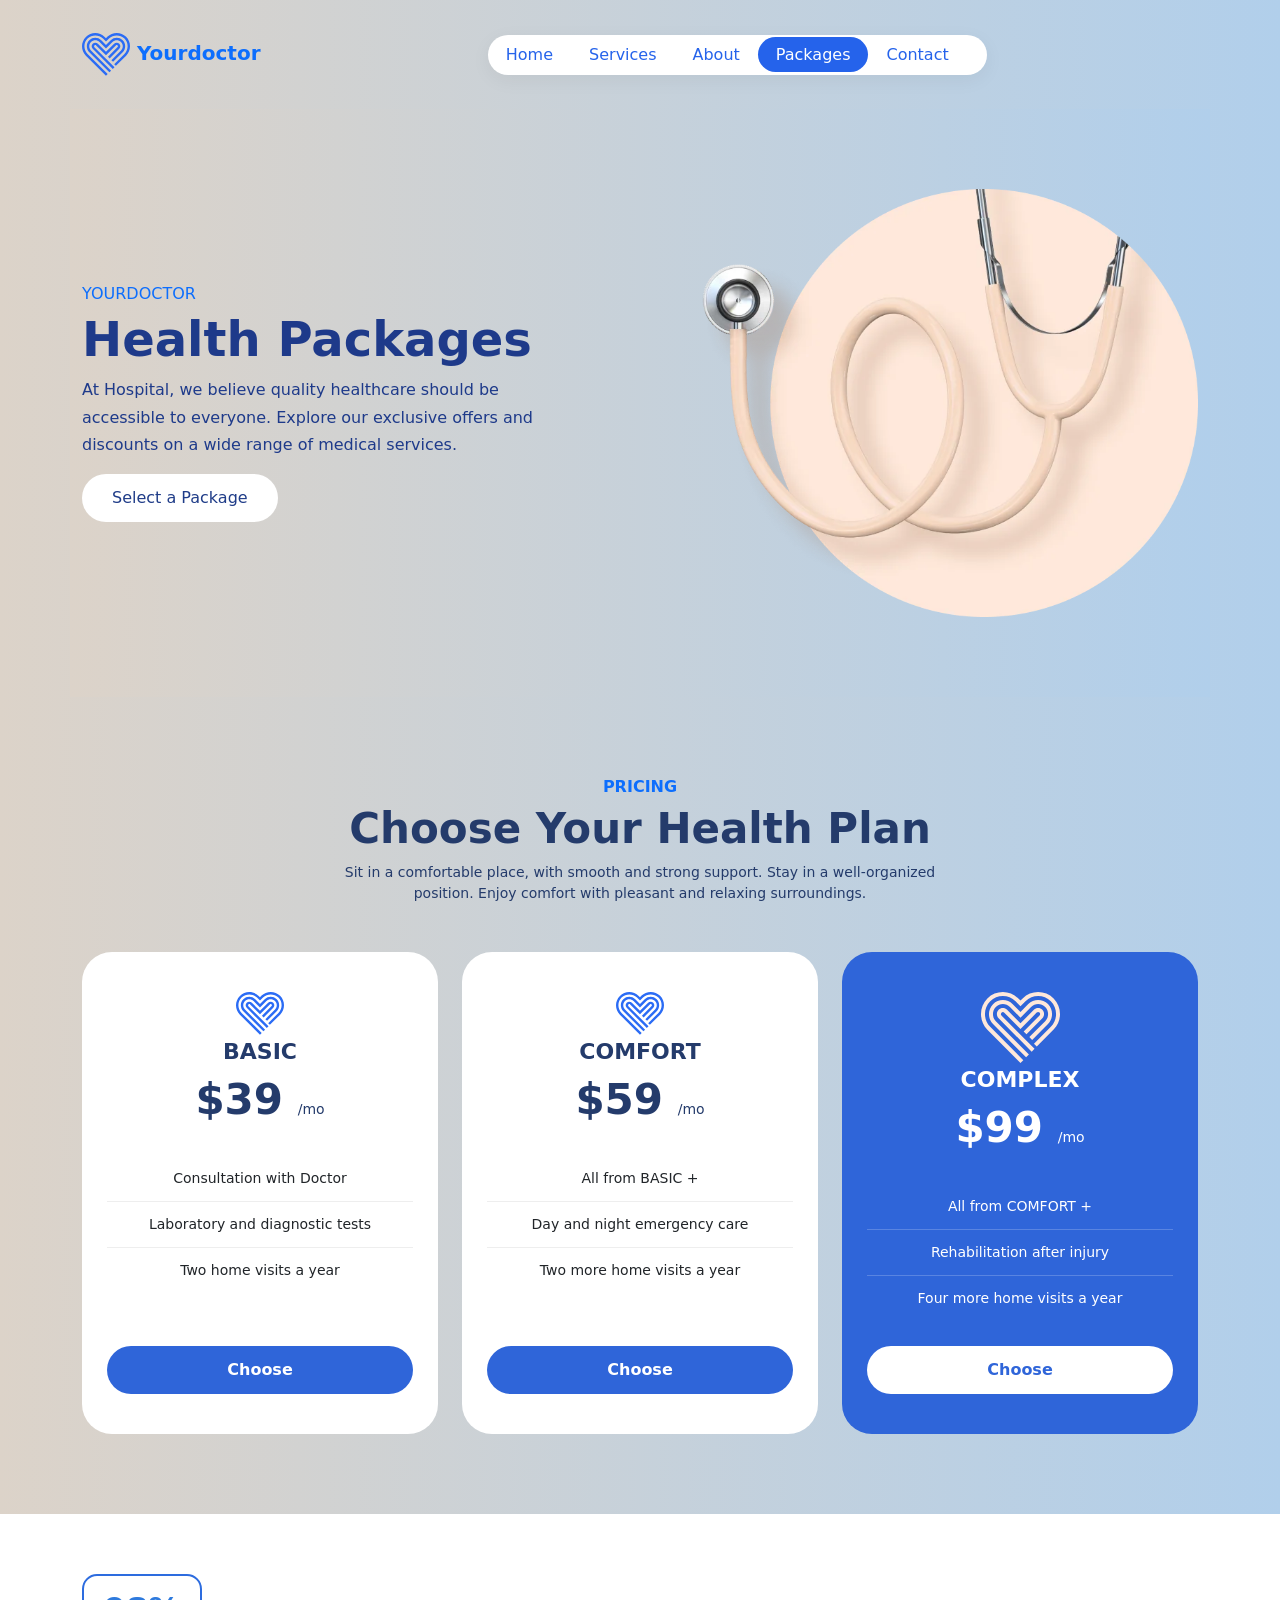
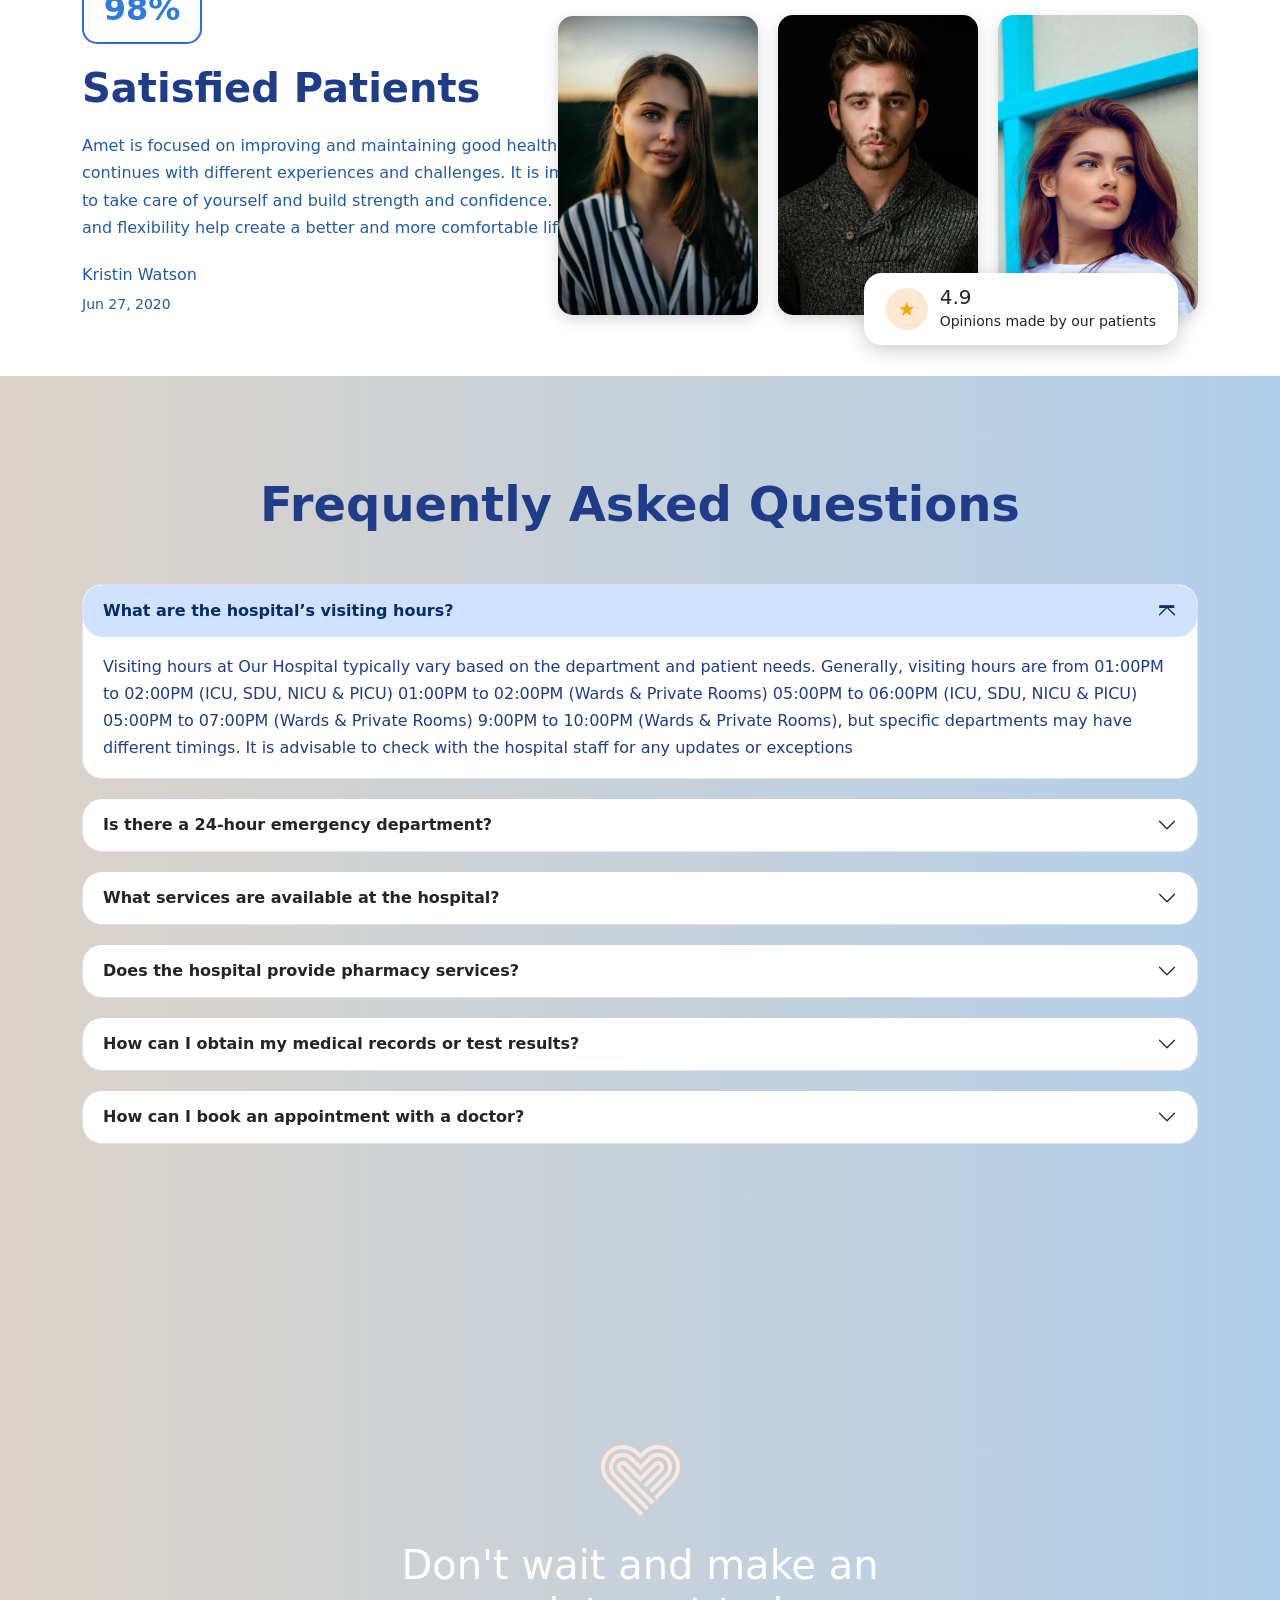
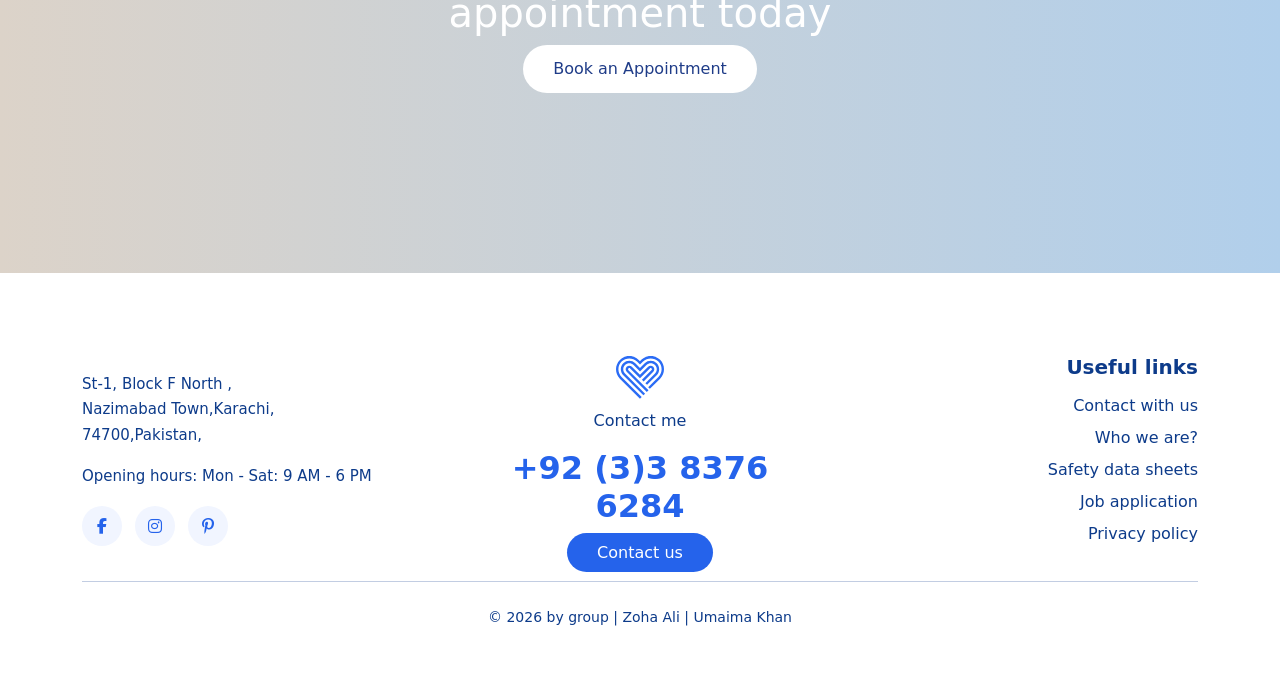
<file: packages.html>
<!DOCTYPE html>
<html lang="en">
<head>
  <meta charset="UTF-8">
  <title>PACKAGES PAGE</title>
  <meta name="viewport" content="width=device-width, initial-scale=1">
  <!-- link CSS -->
  <link rel="stylesheet" href="style4.css">
  <!-- Bootstrap 5 CDN -->
  <link href="https://cdn.jsdelivr.net/npm/bootstrap@5.3.2/dist/css/bootstrap.min.css" rel="stylesheet">
  <!-- Bootstrap Icons -->
  <link rel="stylesheet" href="https://cdn.jsdelivr.net/npm/bootstrap-icons@1.11.1/font/bootstrap-icons.css">
  <!-- Bootstrap CDN -->
  <link href="https://cdn.jsdelivr.net/npm/bootstrap@5.3.2/dist/css/bootstrap.min.css" rel="stylesheet">
  <!-- Bootstrap JS -->
  <script src="https://cdn.jsdelivr.net/npm/bootstrap@5.3.2/dist/js/bootstrap.bundle.min.js"></script>
  <!-- Font Awesome (Icons) -->
  <link href="https://cdnjs.cloudflare.com/ajax/libs/font-awesome/6.5.0/css/all.min.css" rel="stylesheet">
  <!-- Google Font -->
  <link href="https://fonts.googleapis.com/css2?family=Poppins:wght@400;600;700&display=swap" rel="stylesheet">
</head>
<body>
    <!-- HEADER-->
  <header class="main-header">
    <div class="container">
      <nav class="navbar navbar-expand-lg">
        <!-- Logo -->
        <a class="navbar-brand fw-bold text-primary" href="#">
          <img src="./images/logo.svg" alt=""> Yourdoctor
        </a>
        <!-- Toggle -->
        <button class="navbar-toggler" data-bs-toggle="collapse" data-bs-target="#menu">
          <span class="navbar-toggler-icon"></span>
        </button>
        <div class="collapse navbar-collapse" id="menu">
          <!-- Menu -->
          <ul class="navbar-nav mx-auto menu-box">
            <li><a class="menu" href="index.html">Home</a></li>
            <li><a class="menu" href="services.html">Services</a></li>
            <li><a class="menu" href="about.html">About</a></li>
            <li><a class="menu active" href="packages.html">Packages</a></li>
            <li><a class="menu" href="contact.html">Contact</a></li>
          </ul>
        </div>
      </nav>
    </div>
  </header>
<!-- HERO SECTION -->
<section class="hero container">
  <div class="row align-items-center">

    <!-- Text -->
    <div class="col-lg-6 col-md-12 text-lg-start text-center">

      <h6 class="text-primary">YOURDOCTOR</h6>

      <h1>Health Packages</h1>

      <p>
        At Hospital, we believe quality healthcare should be accessible to everyone.
        Explore our exclusive offers and discounts on a wide range of medical services.
      </p>

      <a href="packages.html">
        <button class="btn-custom">Select a Package</button>
      </a>

    </div>

    <!-- Image -->
    <div class="col-lg-6 col-md-12 text-center mt-4 mt-lg-0">

      <img src="./images/tatiscop.webp"
           alt="Medical Device"
           class="hero-img img-fluid">

    </div>

  </div>
</section>
<!-- PRICING-SECTION -->
<section class="pricing-section">
  <div class="container">
   <div class="text-center section-title mb-5">
    <h6 class="text-primary fw-bold">PRICING</h6>
    <h2>Choose Your Health Plan</h2>
    <p>Sit in a comfortable place, with smooth and strong support. Stay in a well-organized position. Enjoy comfort with pleasant and relaxing surroundings.</p>
   </div>
   <div class="row g-4">
   <!-- Basic -->
   <div class="col-xl-4 col-lg-4 col-md-6 col-sm-12">
     <div class="pricing-card">
       <div>
        <img src="./images/logo.svg" alt="logo">
        <div class="plan-title">BASIC</div>
        <div class="price">$39 <span>/mo</span></div>
       </div>

       <ul class="feature-list">
        <li>Consultation with Doctor</li>
        <li>Laboratory and diagnostic tests</li>
        <li>Two home visits a year</li>
       </ul>

       <a href="packages.html"><button class="btn-choose">Choose</button></a>
     </div>
  </div>
    <!-- Comfort -->
     <div class="col-xl-4 col-lg-4 col-md-6 col-sm-12">
       <div class="pricing-card">
        <div>
          <img src="./images/logo.svg" alt="logo">
         <div class="plan-title">COMFORT</div>
         <div class="price">$59 <span>/mo</span></div>
       </div>

       <ul class="feature-list">
        <li>All from BASIC +</li>
        <li>Day and night emergency care</li>
        <li>Two more home visits a year</li>
       </ul>

        <a href="packages.html"><button class="btn-choose">Choose</button></a>
    </div>
  </div>
  <!-- Complex -->
  <div class="col-xl-4 col-lg-4 col-md-12 col-sm-12">
    <div class="pricing-card active-plan">
      <div>
        <img src="./icon/heart-logo.svg" alt="logo">
        <div class="plan-title">COMPLEX</div>
        <div class="price">$99 <span>/mo</span></div>
      </div>

      <ul class="feature-list">
        <li>All from COMFORT +</li>
        <li>Rehabilitation after injury</li>
        <li>Four more home visits a year</li>
      </ul>

      <a href="packages.html"><button class="btn-choose">Choose</button></a>
     </div>
    </div>
   </div>
  </div>
  </section>
<!-- Testimonial Section -->
<section class="testimonial-section2">
  <div class="container">
   <div class="row align-items-center">
     <!-- Left Side -->
     <div class="col-lg-6 left-content mb-4 mb-lg-0">
       <div class="percentage-box">98%</div>
        <h2>Satisfied Patients</h2>
        <p>
        Amet is focused on improving and maintaining good health. Life continues with different experiences and challenges. It is important to  take care of yourself and build strength and confidence. Freedom and flexibility help create a better and more comfortable lifestyle..
        </p>
        <h6 class="mt-4" style="color:  #205ba8;">Kristin Watson</h6>
        <small style="color:  #205ba8;">Jun 27, 2020</small>
      </div>
      <!-- Right Side -->
     <div class="col-lg-6">
       <div class="image-area">
         <!-- Person 1 -->
         <img src="./images/pic-1.jpg" class="img-fluid person-img" alt="Person">
         <!-- Person 2 -->
         <img src="./images/pic-2.jpg" class="img-fluid person-img" alt="Person">
         <!-- Person 3 -->
         <img src="./images/pic-3.jpg" class="img-fluid person-img" alt="Person">
         <!-- Rating Card -->
          <div class="rating-card">
            <div class="star">★</div>
             <div>
               <h5 class="mb-0">4.9</h5>
               <small>Opinions made by our patients</small>
             </div>
           </div>
         </div>
       </div>
     </div>
  </div>
</section>
<!-- FAQ-SECTION -->
<section class="faq-section">
<div class="container faq-section">
    <h2 class="faq-title text-center">Frequently Asked Questions</h2>
    <div class="accordion" id="faqAccordion">
        <!-- Item 1 -->
        <div class="accordion-item">
            <h2 class="accordion-header">
                <button class="accordion-button" type="button" 
                        data-bs-toggle="collapse" 
                        data-bs-target="#faq1">
                    What are the hospital’s visiting hours?
                </button>
            </h2>
            <div id="faq1" class="accordion-collapse collapse show" data-bs-parent="#faqAccordion">
                <div class="accordion-body">
                    Visiting hours at Our Hospital typically vary based on the department and patient needs. Generally, visiting hours are from 01:00PM to 02:00PM (ICU, SDU, NICU & PICU) 01:00PM to 02:00PM (Wards & Private Rooms) 05:00PM to 06:00PM (ICU, SDU, NICU & PICU) 05:00PM to 07:00PM (Wards & Private Rooms) 9:00PM to 10:00PM (Wards & Private Rooms), but specific departments may have different timings. It is advisable to check with the hospital staff for any updates or exceptions
                </div>
            </div>
        </div>
        <!-- Item 2 -->
        <div class="accordion-item">
            <h2 class="accordion-header">
                <button class="accordion-button collapsed" type="button" 
                        data-bs-toggle="collapse" 
                        data-bs-target="#faq2">
                      Is there a 24-hour emergency department?
                </button>
            </h2>
            <div id="faq2" class="accordion-collapse collapse" data-bs-parent="#faqAccordion">
                <div class="accordion-body">
                   Yes, Our Hospital has a 24-hour emergency department equipped with experienced medical staff and state-of-the-art facilities to provide immediate care for urgent medical conditions.
                </div>
            </div>
        </div>
        <!-- Item 3 -->
        <div class="accordion-item">
            <h2 class="accordion-header">
                <button class="accordion-button collapsed" type="button" 
                        data-bs-toggle="collapse" 
                        data-bs-target="#faq3">
                    What services are available at the hospital?
                </button>
            </h2>
            <div id="faq3" class="accordion-collapse collapse" data-bs-parent="#faqAccordion">
                <div class="accordion-body">
                    Our Hospital offers a range of services including outpatient consultations, inpatient care, emergency services, diagnostics, surgical procedures, and specialized treatments in areas such as eye care, cardiology, orthopedics, and more.
                </div>
            </div>
        </div>
        <!-- Item 4 -->
        <div class="accordion-item">
            <h2 class="accordion-header">
                <button class="accordion-button collapsed" type="button" 
                        data-bs-toggle="collapse" 
                        data-bs-target="#faq4">
                    Does the hospital provide pharmacy services?
                </button>
            </h2>
            <div id="faq4" class="accordion-collapse collapse" data-bs-parent="#faqAccordion">
                <div class="accordion-body">
                    Yes, Our Hospital has an on-site pharmacy that is open 24/7 for patients, ensuring they have easy access to prescribed medications and medical supplies.
                </div>
            </div>
        </div>
        <!-- Item 5 -->
        <div class="accordion-item">
            <h2 class="accordion-header">
                <button class="accordion-button collapsed" type="button" 
                        data-bs-toggle="collapse" 
                        data-bs-target="#faq5">
                    How can I obtain my medical records or test results?
                </button>
            </h2>
            <div id="faq5" class="accordion-collapse collapse" data-bs-parent="#faqAccordion">
                <div class="accordion-body">
                    You can request your medical records or test results from the medical records department. Please bring your ID and any required documents to process your request. Depending on the type of record, processing times may vary.
                </div>
            </div>
        </div>
        <!-- Item 6 -->
        <div class="accordion-item">
            <h2 class="accordion-header">
                <button class="accordion-button collapsed" type="button" 
                        data-bs-toggle="collapse" 
                        data-bs-target="#faq6">
                    How can I book an appointment with a doctor?
                </button>
            </h2>
            <div id="faq6" class="accordion-collapse collapse" data-bs-parent="#faqAccordion">
                <div class="accordion-body">
                   You can book an appointment by contacting the hospital’s appointment desk at UAN 111-724-333 or by visiting our website and using the online appointment booking system. Walk-ins are also accepted, but prior appointments are recommended.
                </div>
            </div>
        </div>
    </div>
</div>
</section>

<!--HERO1 SECTION-->
<section class="hero1-section">
  <div class="container">
    <div class="row justify-content-center">
      <div class="col-lg-8 text-center hero1-content">
        <!-- Icon -->
        <div class="hero1-icon">
          <img src="./icon/heart-logo.svg" alt="logo">
        </div>
        <!-- Heading -->
        <h1>
          Don't wait and make an<br>
          appointment today
        </h1>
        <!-- Button -->
        <a href="contact.html"><button class=" btn-custom1">
           Book an Appointment
        </button></a>
      </div>
    </div>
  </div>
</section>
<!-- FOOTER  -->
<footer class="main-footer">
  <div class="container">
    <div class="row text-center text-md-start align-items-center gy-4">
      <!-- LEFT COLUMN -->
      <div class="col-md-4 footer-left">
        <p>
          St-1, Block F North ,<br>
          Nazimabad Town,Karachi,<br>
          74700,Pakistan,
        </p>
        <p class="mt-2">
          Opening hours: Mon - Sat: 9 AM - 6 PM
        </p>
        <!-- Social Icons -->
        <div class="social-icons mt-3">
          <a href="www.linkedin.com/in/zoha-ali-a067b0399"><i class="fab fa-facebook-f"></i></a>
          <a href="www.linkedin.com/in/zoha-ali-a067b0399"><i class="fab fa-instagram"></i></a>
          <a href="www.linkedin.com/in/zoha-ali-a067b0399"><i class="fab fa-pinterest-p"></i></a>
        </div>
      </div>
      <!-- CENTER COLUMN -->
      <div class="col-md-4 footer-center text-center">
        <!-- Heart Icon -->
        <div class="footer-icon"><img src="./images/logo.svg" alt="logo"></div>
        <p class="contact-text">Contact me</p>
        <h2>+92 (3)3 8376 6284</h2>
        <a href="contact.html" class=" contact-btn mt-3">
          Contact us
        </a>
      </div>
      <!-- RIGHT COLUMN -->
      <div class="col-md-4 footer-right text-md-end text-center">
        <h5>Useful links</h5>
        <ul>
          <li><a href="contact.html">Contact with us</a></li>
          <li><a href="services.html">Who we are?</a></li>
          <li><a href="services.html">Safety data sheets</a></li>
          <li><a href="#">Job application</a></li>
          <li><a href="packages.html">Privacy policy</a></li>
        </ul>
      </div>
    </div>
    <!-- BOTTOM LINE -->
    <hr>
    <div class="footer-bottom text-center">
      <p>
        © 2026 by group | Zoha Ali | Umaima Khan
      </p>
    </div>
  </div>
</footer>
</body>
</html>
</file>
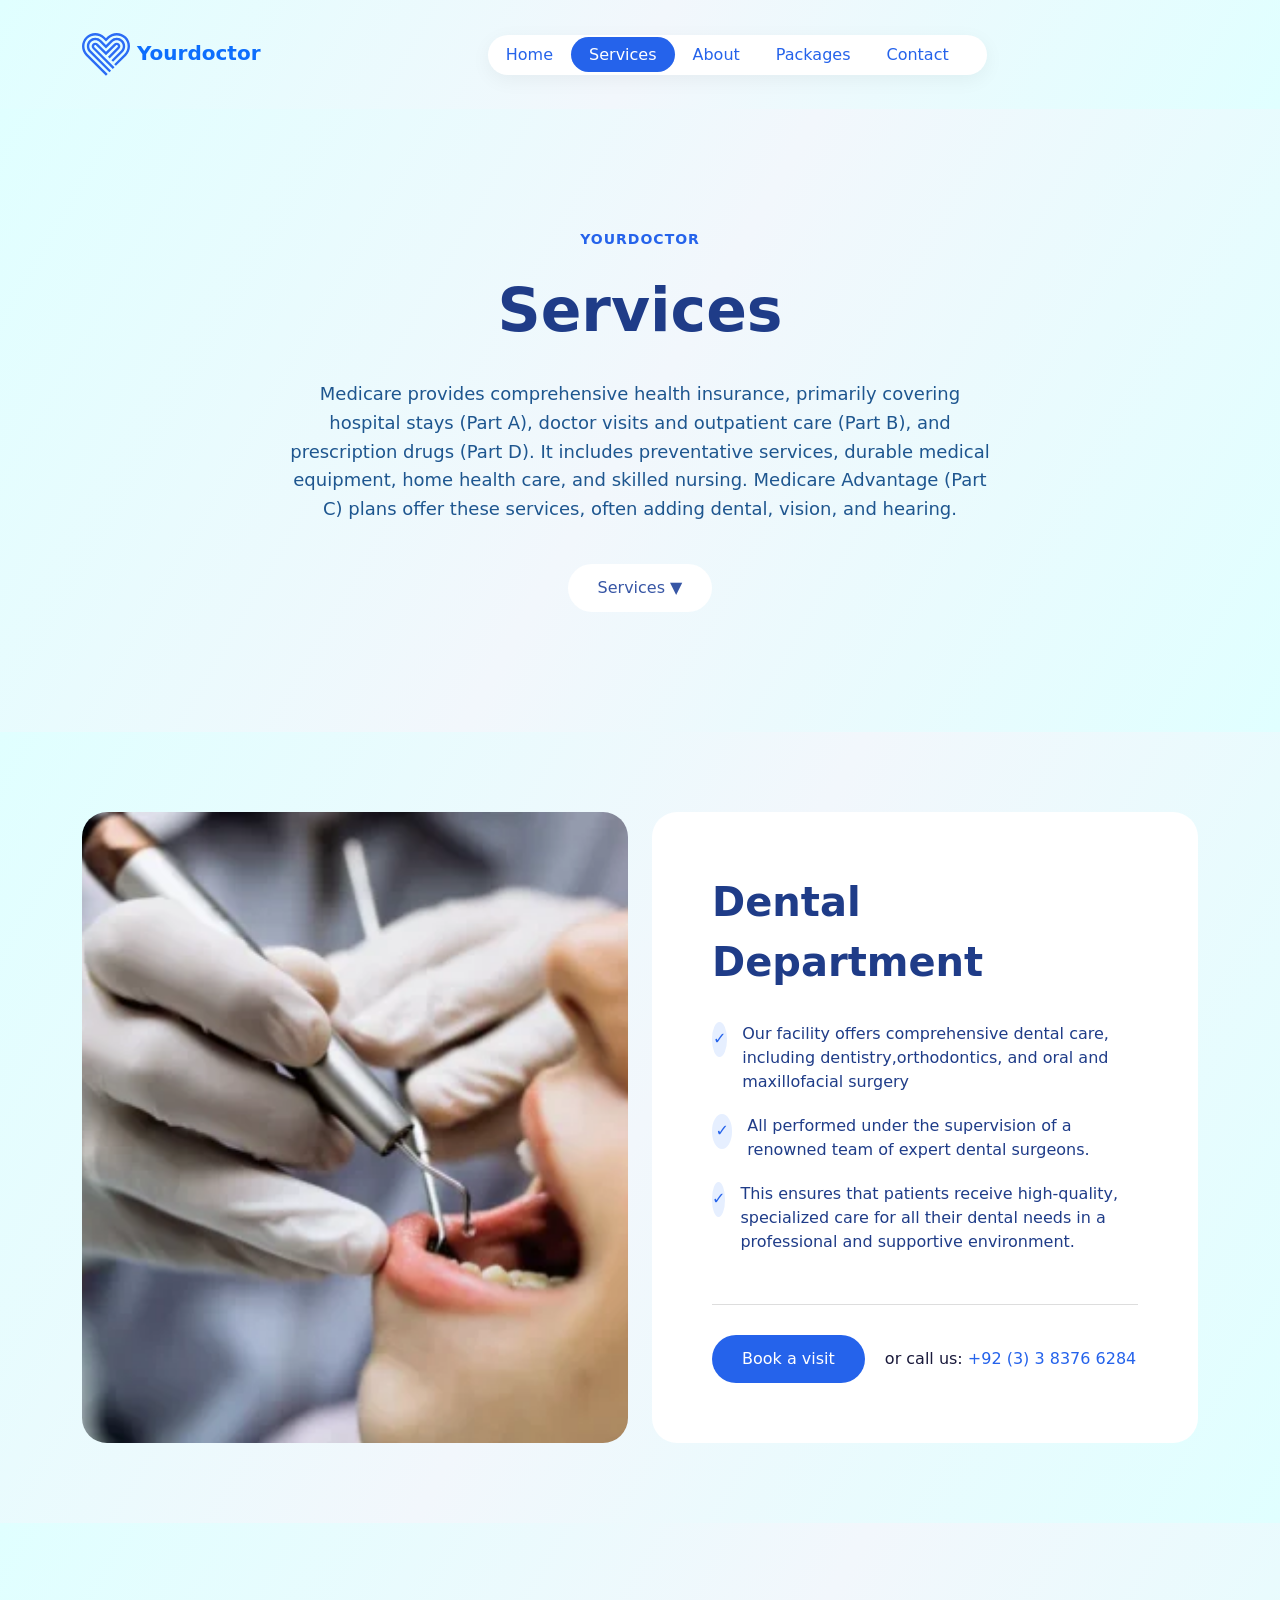
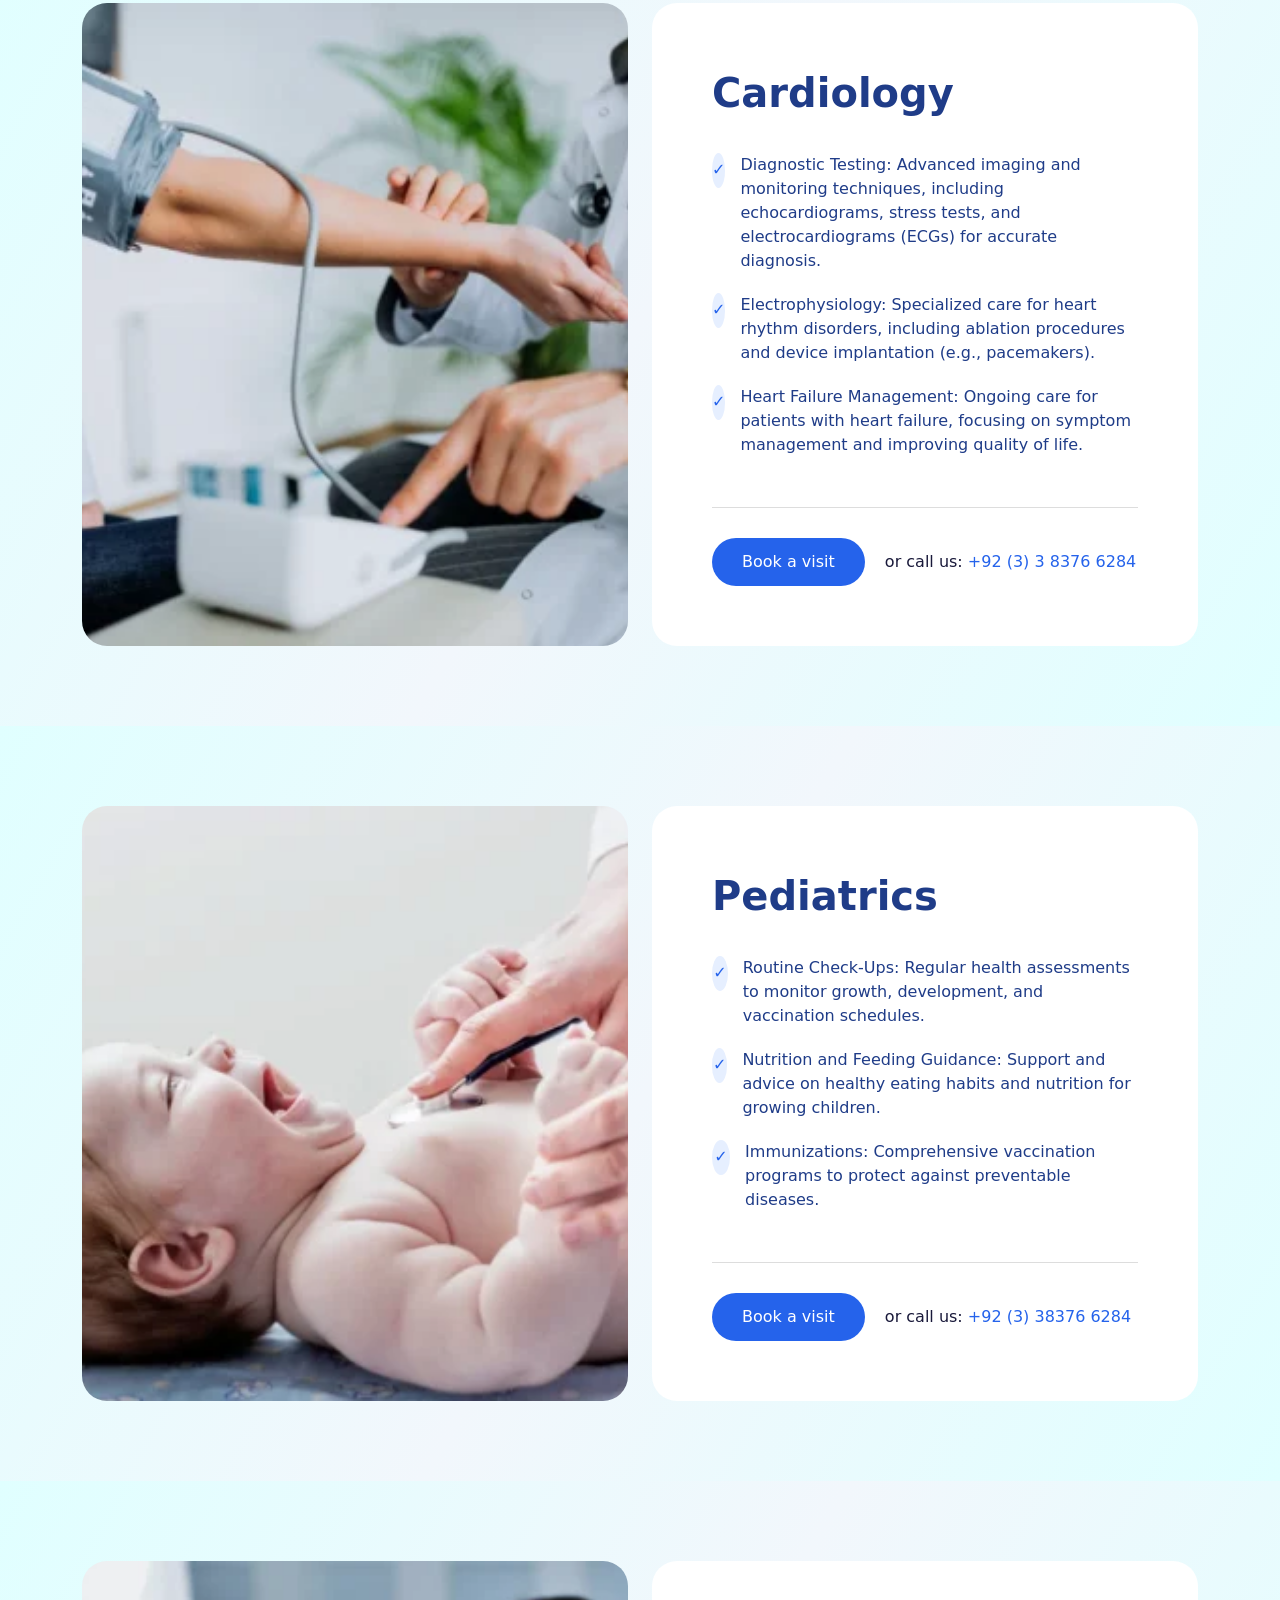
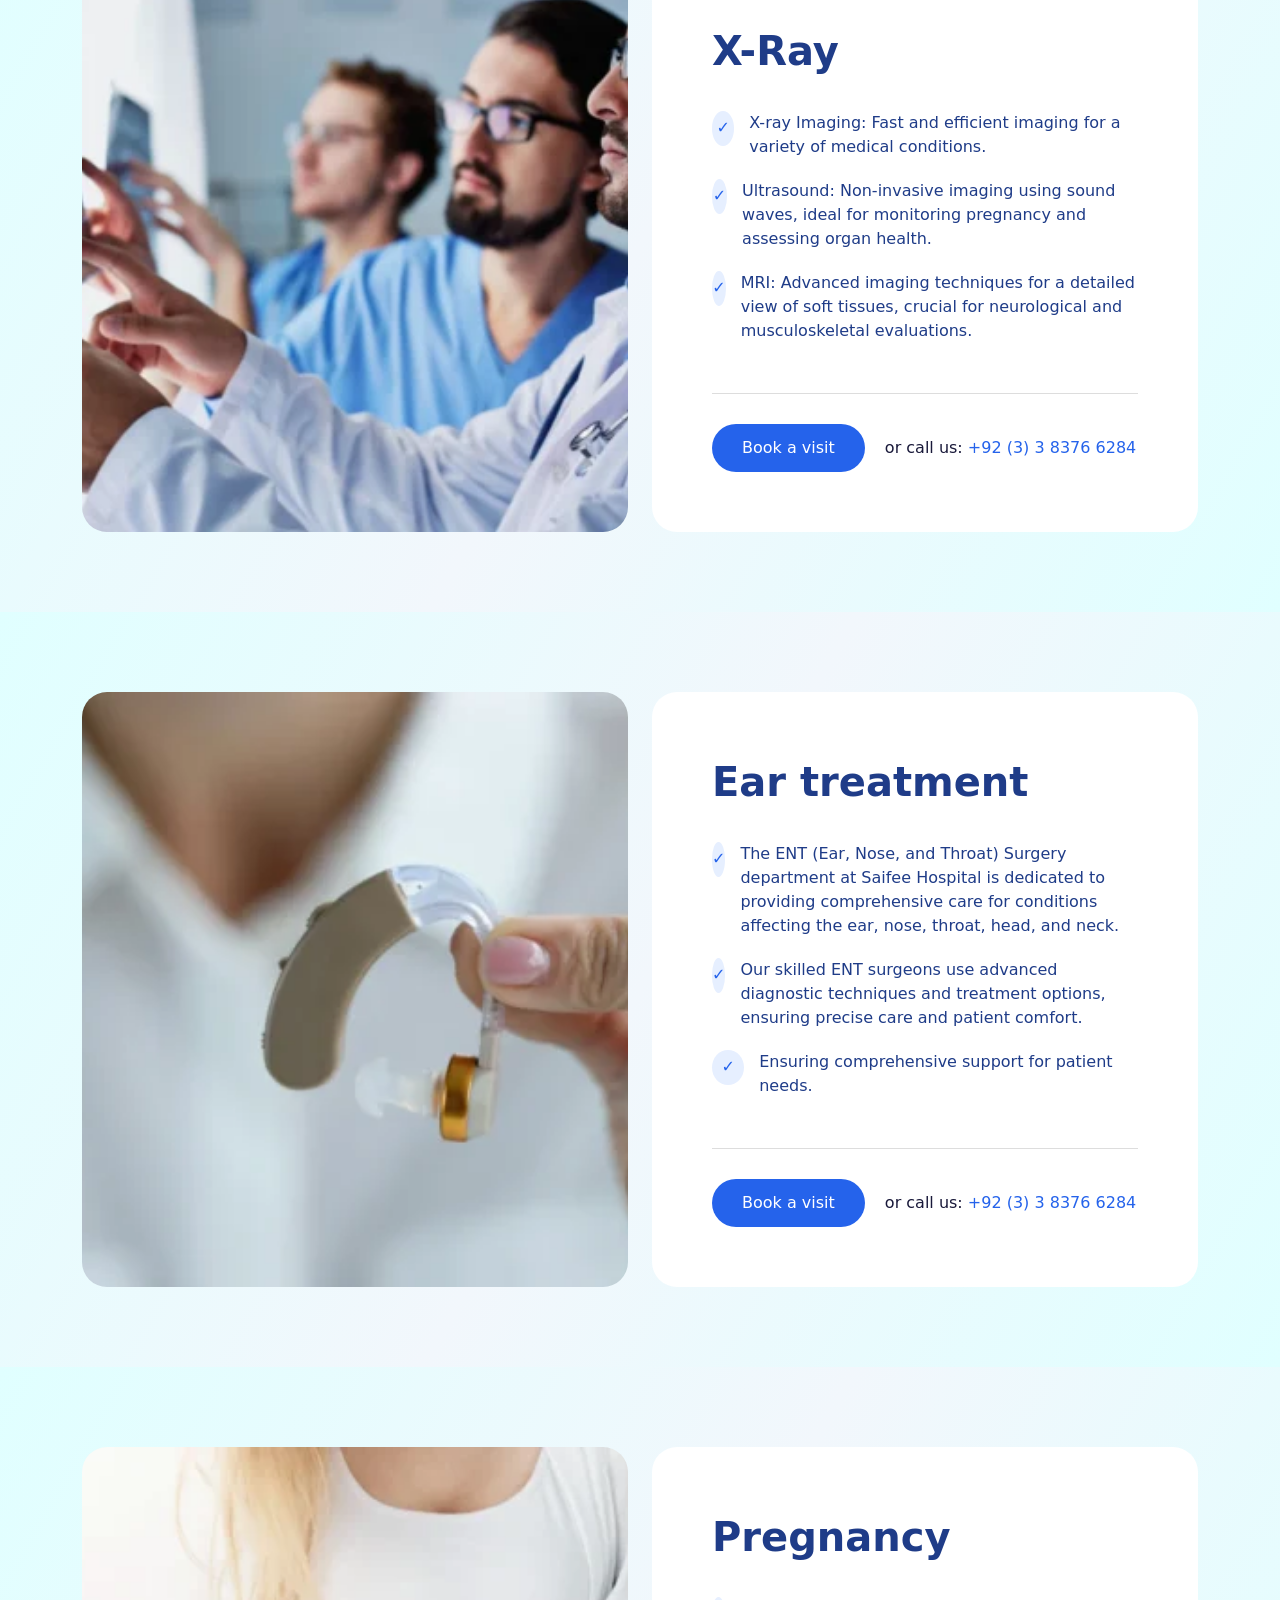
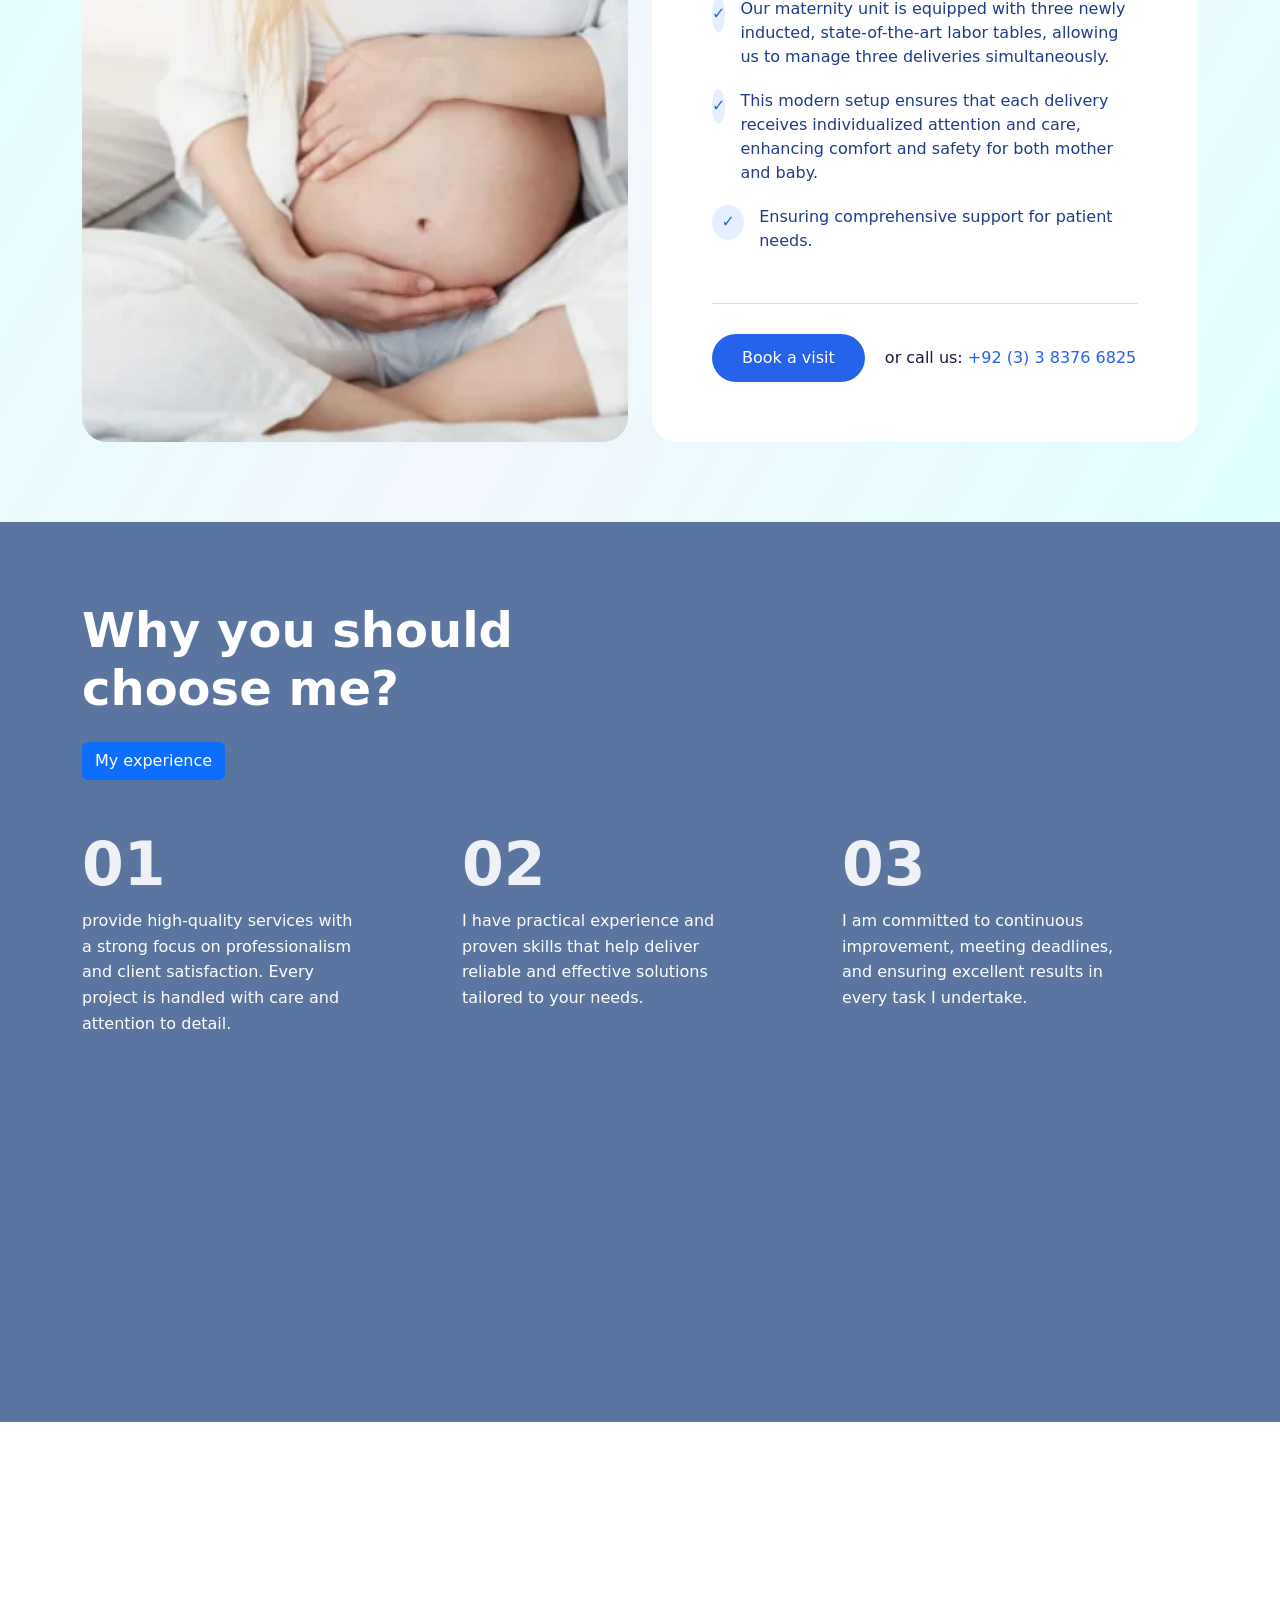
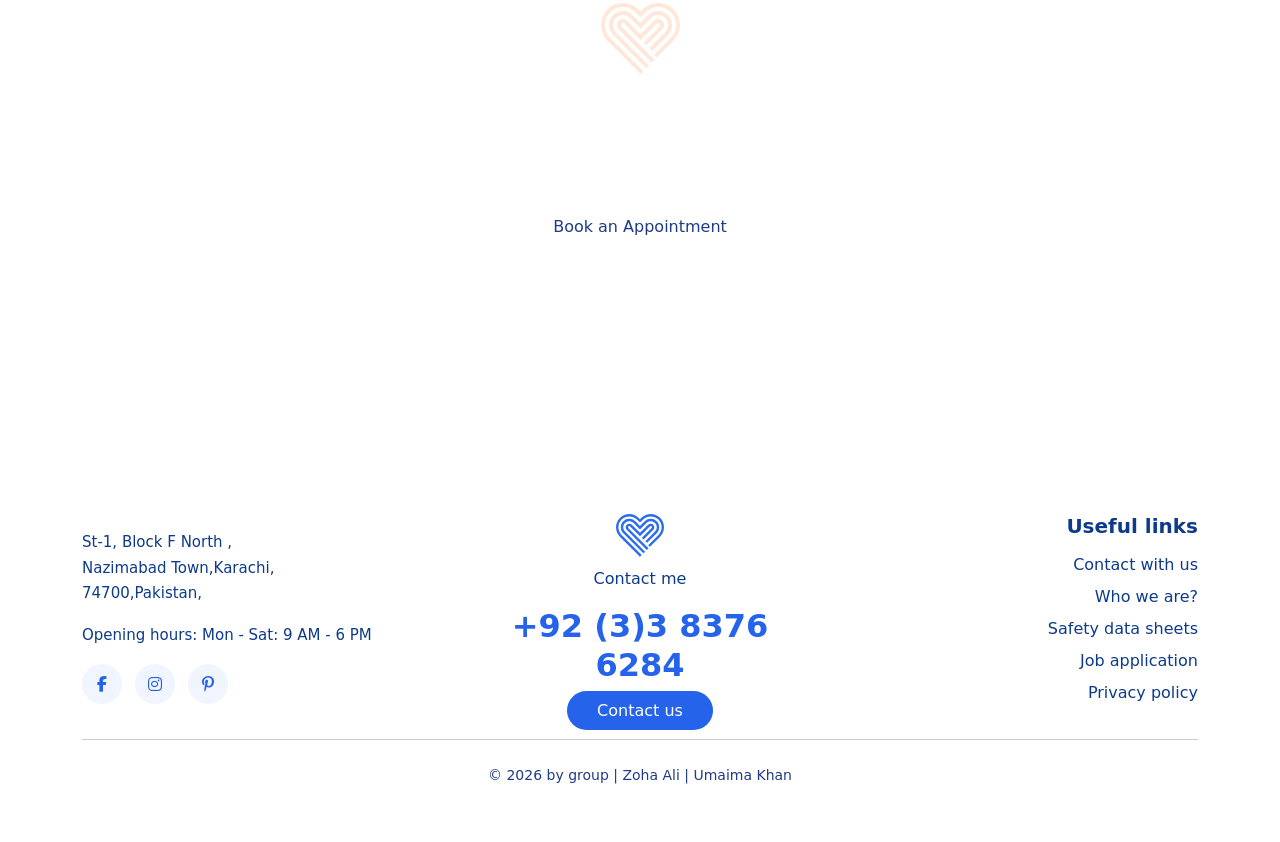
<file: services.html>
<!DOCTYPE html>
<html lang="en">
<head>
    <meta charset="UTF-8">
    <meta name="viewport" content="width=device-width, initial-scale=1.0">
    <title>SERVICES PAGE</title>
    <link rel="stylesheet" href="style1.css">
    <!-- Bootstrap -->
  <link href="https://cdn.jsdelivr.net/npm/bootstrap@5.3.2/dist/css/bootstrap.min.css" rel="stylesheet">
  <!-- Bootstrap Icons -->
  <link rel="stylesheet" href="https://cdn.jsdelivr.net/npm/bootstrap-icons@1.11.1/font/bootstrap-icons.css">
  <!-- Bootstrap CDN -->
  <link href="https://cdn.jsdelivr.net/npm/bootstrap@5.3.2/dist/css/bootstrap.min.css" rel="stylesheet">
  <!-- Bootstrap JS -->
  <script src="https://cdn.jsdelivr.net/npm/bootstrap@5.3.2/dist/js/bootstrap.bundle.min.js"></script>
     <!-- Font Awesome (Icons) -->
  <link href="https://cdnjs.cloudflare.com/ajax/libs/font-awesome/6.5.0/css/all.min.css" rel="stylesheet">
   <!-- Bootstrap 5 -->
  <link href="https://cdn.jsdelivr.net/npm/bootstrap@5.3.2/dist/css/bootstrap.min.css" rel="stylesheet">
</head>
<body>
    <!-- HEADER-->
<header class="main-header">
    <div class="container">
      <nav class="navbar navbar-expand-lg">
        <!-- Logo -->
        <a class="navbar-brand fw-bold text-primary" href="#">
          <img src="./images/logo.svg" alt=""> Yourdoctor
        </a>
        <!-- Toggle -->
        <button class="navbar-toggler" data-bs-toggle="collapse" data-bs-target="#menu">
          <span class="navbar-toggler-icon"></span>
        </button>
        <div class="collapse navbar-collapse" id="menu">
          <!-- Menu -->
          <ul class="navbar-nav mx-auto menu-box">
            <li><a class="menu " href="index.html">Home</a></li>
            <li><a class="menu active" href="services.html">Services</a></li>
            <li><a class="menu" href="about.html">About</a></li>
            <li><a class="menu" href="packages.html">Packages</a></li>
            <li><a class="menu" href="contact.html">Contact</a></li>
          </ul>
        </div>
      </nav>
    </div>
</header>
<section class="services-section">
    <div class="container">
       <div class="small-title">
         YOURDOCTOR
      </div>

       <div class="main-title">
         Services
       </div>

       <div class="description">
         Medicare provides comprehensive health insurance, primarily covering hospital stays (Part A), doctor visits and outpatient care (Part B), and prescription drugs (Part D). It includes preventative services, durable medical equipment, home health care, and skilled nursing. Medicare Advantage (Part C) plans offer these services, often adding dental, vision, and hearing. 
      </div>
 
       <a href="services.html"><button class="btn-services">
          Services ▼
       </button></a>
  </div>
</section>
  <!-- SECTION-PADING -->
<section class="section-padding">
 <div class="container">
   <div class="row g-4 align-items-stretch main-row">
          <!-- Right Box -->
          <div class="col-lg-6 d-flex">
              <div class="image-box w-100">
                <img src="./images/dental.webp" alt="Dental Image">
              </div>
          </div>
          <!-- Left Box -->
          <div class="col-lg-6 d-flex">
             <div class="box w-100">
                <div class="title">Dental Department</div>
                <div class="list-item">
                <div class="check-icon">✓</div>
                <div >Our facility offers comprehensive dental care, including dentistry,orthodontics, and oral and maxillofacial surgery</div>
            </div>
            <div class="list-item">
                <div class="check-icon">✓</div>
                <div >All performed under the supervision of a renowned team of expert dental surgeons.</div>
            </div>
            <div class="list-item">
                <div class="check-icon">✓</div>
                <div> This ensures that patients receive high-quality, specialized care for all their dental needs in a professional and supportive environment.</div>
            </div>
            <div class="divider"></div>
            <div>
                <a href="contact.html"><button class="btn-book">Book a visit</button></a>
                <span>or call us: <span class="phone-text">+92 (3) 3 8376 6284</span></span>
            </div>
        </div>
       </div>
     </div>
    </div>
</section>
<section class="section-padding">
   <div class="container">
      <div class="row g-4 align-items-stretch main-row">
      <!-- Right Box -->
      <div class="col-lg-6 d-flex">
        <div class="image-box w-100">
            <img src="./images/cardiology.webp" alt="cardiology Image">
        </div>
      </div>
      <!-- Left Box -->
      <div class="col-lg-6 d-flex">
        <div class="box w-100">

            <div class="title">Cardiology</div>

            <div class="list-item">
                <div class="check-icon">✓</div>
                <div>Diagnostic Testing: Advanced imaging and monitoring techniques, including echocardiograms, stress tests, and electrocardiograms (ECGs) for accurate diagnosis.</div>
            </div>

            <div class="list-item">
                <div class="check-icon">✓</div>
                <div>Electrophysiology: Specialized care for heart rhythm disorders, including ablation procedures and device implantation (e.g., pacemakers).</div>
            </div>

            <div class="list-item">
                <div class="check-icon">✓</div>
                <div>Heart Failure Management: Ongoing care for patients with heart failure, focusing on symptom management and improving quality of life.</div>
            </div>

            <div class="divider"></div>

            <div>
                <a href="contact.html"><button class="btn-book">Book a visit</button></a>
                <span>or call us: <span class="phone-text">+92 (3) 3 8376 6284</span></span>
            </div>
        </div>
    </div>
</div>
</div>
</section>
<section class="section-padding">
<div class="container">
<div class="row g-4 align-items-stretch main-row">
    <!-- Right Box -->
    <div class="col-lg-6 d-flex">
        <div class="image-box w-100">
            <img src="./images/pediatrics.webp" alt="pediatrics Image">
        </div>
    </div>
    <!-- Left Box -->
    <div class="col-lg-6 d-flex">
        <div class="box w-100">

            <div class="title">Pediatrics</div>

            <div class="list-item">
                <div class="check-icon">✓</div>
                <div>Routine Check-Ups: Regular health assessments to monitor growth, development, and vaccination schedules.</div>
            </div>

            <div class="list-item">
                <div class="check-icon">✓</div>
                <div>Nutrition and Feeding Guidance: Support and advice on healthy eating habits and nutrition for growing children.</div>
            </div>

            <div class="list-item">
                <div class="check-icon">✓</div>
                <div>Immunizations: Comprehensive vaccination programs to protect against preventable diseases.</div>
            </div>

            <div class="divider"></div>

            <div>
                <a href="contact.html"><button class="btn-book">Book a visit</button></a>
                <span>or call us: <span class="phone-text">+92 (3) 38376 6284</span></span>
            </div>
        </div>
    </div>
</div>
</div>
</section>
<section class="section-padding">
<div class="container">
<div class="row g-4 align-items-stretch main-row">
    <!-- Right Box -->
    <div class="col-lg-6 d-flex">
        <div class="image-box w-100">
            <img src="./images/x-ray.webp" alt="X-ray Image">
        </div>
    </div>
    <!-- Left Box -->
    <div class="col-lg-6 d-flex">
        <div class="box w-100">

            <div class="title">X-Ray</div>

            <div class="list-item">
                <div class="check-icon">✓</div>
                <div>X-ray Imaging: Fast and efficient imaging for a variety of medical conditions.</div>
            </div>

            <div class="list-item">
                <div class="check-icon">✓</div>
                <div>Ultrasound: Non-invasive imaging using sound waves, ideal for monitoring pregnancy and assessing organ health.</div>
            </div>

            <div class="list-item">
                <div class="check-icon">✓</div>
                <div>MRI: Advanced imaging techniques for a detailed view of soft tissues, crucial for neurological and musculoskeletal evaluations.</div>
            </div>

            <div class="divider"></div>

            <div>
                <a href="contact.html"><button class="btn-book">Book a visit</button></a>
                <span>or call us: <span class="phone-text">+92 (3) 3 8376 6284</span></span>
            </div>
        </div>
    </div>
  </div>
 </div>
</section>
<section class="section-padding">
 <div class="container">
   <div class="row g-4 align-items-stretch main-row">
    <!-- Right Box -->
    <div class="col-lg-6 d-flex">
        <div class="image-box w-100">
            <img src="./images/ear.webp" alt="Ear Image">
        </div>
    </div>
    <!-- Left Box -->
    <div class="col-lg-6 d-flex">
        <div class="box w-100">

            <div class="title">Ear treatment</div>

            <div class="list-item">
                <div class="check-icon">✓</div>
                <div>The ENT (Ear, Nose, and Throat) Surgery department at Saifee Hospital is dedicated to providing comprehensive care for conditions affecting the ear, nose, throat, head, and neck.</div>
            </div>

            <div class="list-item">
                <div class="check-icon">✓</div>
                <div>Our skilled ENT surgeons use advanced diagnostic techniques and treatment options, ensuring precise care and patient comfort.</div>
            </div>

            <div class="list-item">
                <div class="check-icon">✓</div>
                <div>Ensuring comprehensive support for patient needs.</div>
            </div>

            <div class="divider"></div>

            <div>
                <a href="contact.html"><button class="btn-book">Book a visit</button></a>
                <span>or call us: <span class="phone-text">+92 (3) 3 8376 6284</span></span>
            </div>
        </div>
    </div>
   </div>
  </div>
</section>
<section class="section-padding">
 <div class="container">
   <div class="row g-4 align-items-stretch main-row">
    <!-- Right Box -->
    <div class="col-lg-6 d-flex">
        <div class="image-box w-100">
            <img src="./images/pregnancy.webp" alt="Pregnancy Image">
        </div>
    </div>
    <!-- Left Box -->
    <div class="col-lg-6 d-flex">
        <div class="box w-100">

            <div class="title">Pregnancy</div>

            <div class="list-item">
                <div class="check-icon">✓</div>
                <div>Our maternity unit is equipped with three newly inducted, state-of-the-art labor tables, allowing us to manage three deliveries simultaneously.</div>
            </div>

            <div class="list-item">
                <div class="check-icon">✓</div>
                <div>This modern setup ensures that each delivery receives individualized attention and care, enhancing comfort and safety for both mother and baby.</div>
            </div>

            <div class="list-item">
                <div class="check-icon">✓</div>
                <div>Ensuring comprehensive support for patient needs.</div>
            </div>

            <div class="divider"></div>

            <div>
                <a href="contact.html"><button class="btn-book">Book a visit</button></a>
                <span>or call us: <span class="phone-text">+92 (3) 3 8376 6825</span></span>
            </div>

        </div>
    </div>
   </div>
 </div>
</section>
<section class="parallax-section">
    <div class="overlay">

      <div class="container">
        <!-- Top Content -->
        <div class="top-box">
          <h1>Why you should<br>choose me?</h1>
          <a href="about.html" class="btn btn-primary para-btn">
            My experience
          </a>
        </div>
        <!-- Bottom Content -->
        <div class="row text-white mt-5">
          <!-- Box 1 -->
          <div class="col-lg-4 col-md-6 mb-4">
            <div class="para-box">
              <h2>01</h2>
              <p>
                 provide high-quality services with a strong focus on professionalism and client satisfaction. Every project is handled with care and attention to detail.
              </p>
             </div>
          </div>
          <!-- Box 2 -->
          <div class="col-lg-4 col-md-6 mb-4">
            <div class="para-box">
              <h2>02</h2>
              <p>
                I have practical experience and proven skills that help deliver  reliable and effective solutions tailored to your needs.
              </p>
            </div>
          </div>
          <!-- Box 3 -->
          <div class="col-lg-4 col-md-6 mb-4">
            <div class="para-box">
              <h2>03</h2>
              <p>
                 I am committed to continuous improvement, meeting deadlines, and ensuring excellent results in every task I undertake.
              </p>
            </div>
          </div>
        </div>
      </div>
    </div>
</section>
<!--HERO1 SECTION-->
<section class="hero1-section">
  <div class="container">
    <div class="row justify-content-center">
      <div class="col-lg-8 text-center hero1-content">
        <!-- Icon -->
        <div class="hero1-icon">
          <img src="./icon/heart-logo.svg" alt="logo">
        </div>
        <!-- Heading -->
        <h1>
          Don't wait and make an<br>
          appointment today
        </h1>
        <!-- Button -->
        <a href="contact.html"><button class=" btn-custom1">
                Book an Appointment
            </button></a>
      </div>
    </div>
  </div>
</section>
<!-- Footer  -->
<footer class="main-footer">
  <div class="container">
    <div class="row text-center text-md-start align-items-center gy-4">
      <!-- Left Column -->
      <div class="col-md-4 footer-left">
        <p>
          St-1, Block F North ,<br>
          Nazimabad Town,Karachi,<br>
          74700,Pakistan,
        </p>
        <p class="mt-2">
          Opening hours: Mon - Sat: 9 AM - 6 PM
        </p>
        <!-- Social Icons -->
        <div class="social-icons mt-3">
          <a href="www.linkedin.com/in/zoha-ali-a067b0399"><i class="fab fa-facebook-f"></i></a>
          <a href="www.linkedin.com/in/zoha-ali-a067b0399"><i class="fab fa-instagram"></i></a>
          <a href="www.linkedin.com/in/zoha-ali-a067b0399"><i class="fab fa-pinterest-p"></i></a>
        </div>
      </div>
      <!-- Center Column -->
      <div class="col-md-4 footer-center text-center">
        <!-- Heart Icon -->
        <div class="footer-icon"><img src="./images/logo.svg" alt="logo"></div>
        <p class="contact-text">Contact me</p>
        <h2>+92 (3)3 8376 6284</h2>
        <a href="contact.html" class=" contact-btn mt-3">
          Contact us
        </a>
      </div>
      <!-- Right Column -->
      <div class="col-md-4 footer-right text-md-end text-center">
        <h5>Useful links</h5>
        <ul>
          <li><a href="contact.html">Contact with us</a></li>
          <li><a href="about.html">Who we are?</a></li>
          <li><a href="services.html">Safety data sheets</a></li>
          <li><a href="#">Job application</a></li>
          <li><a href="packages.html">Privacy policy</a></li>
        </ul>
      </div>
    </div>
    <!-- Bottom Line -->
    <hr>
    <div class="footer-bottom text-center">
      <p>
        © 2026 by group | Zoha Ali | Umaima Khan
      </p>
    </div>
  </div>
</footer>
</body>
</html>
</file>
<file: style.css>
/* BASIC  */
body {margin: 30px; font-family: "Segoe UI", sans-serif; background: #f8fbff;}

/* HEADER  */
.main-header {  padding: 20px 0;  background: linear-gradient(120deg,#E0FFFF,#F2F7FC,#E0FFFF);}
.logo {  font-weight: bold;  color: #2563eb;  font-size: 24px;  text-decoration: none;}
.menu-box {  background: #fff;  padding: 8px 20px;  border-radius: 40px;  box-shadow: 0 5px 20px rgba(0,0,0,0.05);}
.menu {  color: #2563eb;  padding: 8px 18px;  border-radius: 25px;  text-decoration: none; font-weight: 500;}
.menu.active,.menu:hover { background: #2563eb;  color: white;}
.phone { color: #2563eb;  font-weight: 600; } 

/*  HERO  */
.hero-section { padding: 80px 0; background: linear-gradient(120deg,#E0FFFF,#F2F7FC,#E0FFFF);}
.hero-text h1 {font-size: 55px; font-weight: bold; margin: 20px 0; color: #275486;}
.hero-text span {color: #0d6efd;}
.hero-buttons {margin-top: 30px;}
.hero-buttons .btn { margin-right: 10px; padding: 12px 25px; border-radius: 25px;}
.hero-image img { width: 100%; max-width: 400px;}

/*  RESPONSIVE  */

@media (max-width: 768px) {
  .hero-text h1 { font-size: 32px; }
  .hero-section { text-align: center;}
  .hero-buttons .btn { margin-bottom: 10px;}
}

/* SECTION */
.testimonial-section { padding: 80px 0; background: #ffffff;}
.image-circle { width: 280px; height: 280px; background: #fde9d9; border-radius: 50%; display: flex; align-items: center; justify-content: center; margin: auto;}
.image-circle img { width: 230px; border-radius: 50%;}
.quote-icon { font-size: 50px; color: #2f6df6; margin-bottom: 20px;}
.testimonial-text {font-size: 38px; font-weight: 400; line-height: 1.2; color: #1b3c88; margin-bottom: 25px;}
.doctor-name { font-weight: 600; color: #2f6df6; font-size: 16px;}

/* RESPONSIVE */
@media (max-width: 768px) {
  .testimonial-text { font-size: 16px; text-align: center; }
  .doctor-name { text-align: center; }
  .quote-icon { text-align: center; }
}

/* SERVICES */
.services { padding: 90px 0; background: linear-gradient(135deg, #cfe2ff, #e9f2ff);}
/* TITLE */
.small-title { color: #2563eb; font-weight: 600; letter-spacing: 1px;}
.main-title { font-size: 42px; font-weight: 800; color: #1e3a8a; margin: 15px 0;}
.sub-text { max-width: 650px; margin: auto; color: #555;}
/* CARDS */
.service-box { text-align: center; padding: 10px;}
.service-img { width: 100%; height: 240px; object-fit: cover; border-radius: 25px; margin-bottom: 20px;}
.service-box h4 { color: #1e3a8a; font-weight: 700;}
.service-box p { color: #555; font-size: 15px; margin-bottom: 15px;}
/* BUTTON*/
.see-btn { display: inline-block; padding: 8px 22px; border: 1.5px solid #2563eb; color: #2563eb; border-radius: 25px; text-decoration: none; font-weight: 500; transition: 0.3s;}
.see-btn:hover { background: #2563eb;  color: white;}

/*  RESPONSIVE */
@media (max-width: 768px) {
  .main-title { font-size: 30px;}
  .service-img { height: 200px; }
}

/* PARALLAX  */
.parallax-section {background-image: url("./images/parallex.jpg"); background-size: cover; background-position: center; background-attachment: fixed; min-height: 100vh;}
/* OVERLAY*/
.overlay { background: rgba(20, 60, 120, 0.7); min-height: 100vh; padding: 80px 0;}
/* TOP AREA */
.top-box h1 { color: #fff; font-size: 48px; font-weight: 800; margin-bottom: 25px;}
.para-btn { padding: 12px 25px; border-radius: 30px;}
/* BOTTOM BOXES */
.para-box h2 { font-size: 60px; font-weight: 700; opacity: 0.9;}
.para-box p { font-size: 16px; line-height: 1.6; max-width: 280px;}

/*RESPONSIVE */
@media (max-width: 768px) {
  .top-box h1 { font-size: 32px;}
  .para-box h2 { font-size: 45px;}
  .parallax-section { background-attachment: scroll;}
}

/* FACILITY-SECTION */
.facility-section{ padding: 80px 0;}
/* Equal box style */
.custom-box{ border-radius: 25px; overflow: hidden; height: 100%;}
/* Left image box */
.image-box img{  width: 100%;  height: 100%;  object-fit: cover;}
/* Right content box */
.content-box{ background: linear-gradient(135deg, #d9e6f5, #ffffff); padding: 60px 40px; text-align: center; display: flex; flex-direction: column; justify-content: center;}
/* Icon circle */
.icon-circle{ width: 90px;  height: 90px;  background: #ffffff;  border-radius: 50%;  display: flex;  align-items: center;  justify-content: center;  margin: 0 auto 30px auto;  font-size: 35px; color: #2f6ad9;  box-shadow: 0 5px 15px rgba(0,0,0,0.05);}
/* Heading */
.content-box h2{  font-weight: 700;  color: #1e3a5f;  margin-bottom: 20px;}
/* Address text */
.content-box p{ color: #1f3c88; margin-bottom: 30px;}
/* Button */
.btn-custom1{ background: linear-gradient(90deg, #2f6ad9, #4f86ff); border: none; padding: 12px 30px; border-radius: 30px; color: white; font-weight: 500;}
.btn-custom1:hover{  opacity: 0.9;}
/* Make both columns equal height */
.row.equal-height{ display: flex; flex-wrap: wrap;}
.row.equal-height > [class*='col-']{display: flex;}

/* Responsive */
@media (max-width: 991px){
.content-box{ padding: 40px 25px;}
}

body{ font-family: 'Poppins', sans-serif; background:#f2f4f7;}

/* SECTION */
.pricing-section{ padding:80px 15px; background: linear-gradient(135deg, #cfe2ff, #e9f2ff); border-radius: 50px;}
/* TITLE */
.section-title h2{font-weight:700; font-size:clamp(28px, 5vw, 42px); color:#243b6b;}
.section-title p{ max-width:600px; margin:auto; font-size:14px; color:#243b6b;}
/* CARD */
.pricing-card{ background:#fff; padding:40px 25px; border-radius:30px; text-align:center; transition:0.3s; height:100%; display:flex; flex-direction:column; justify-content:space-between;}
.pricing-card:hover{ transform:translateY(-8px); box-shadow:0 15px 35px rgba(0,0,0,0.1);}
.plan-title{ font-weight:700; font-size:22px; color:#243b6b;}
.price{ font-size:clamp(32px,4vw,42px); font-weight:700; color:#243b6b;}
.price span{ font-size:14px; font-weight:400;}
.feature-list{ list-style:none; padding:0; margin:25px 0; flex-grow:1;}
.feature-list li{ padding:12px 0; border-bottom:1px solid #eee; font-size:14px;}
.feature-list li:last-child{ border-bottom:none;}
.btn-choose{ background:#2f65d9; color:#fff; padding:12px 30px; border:none; border-radius:30px; font-weight:600; width:100%; transition:0.3s;}
.btn-choose:hover{background:#244fb3;}
/* ACTIVE PLAN */
.active-plan{ background:#2f65d9; color:#fff;}
.active-plan .plan-title,
.active-plan .price,
.active-plan .feature-list li{ color:#fff;}
.active-plan .feature-list li{border-color:rgba(255,255,255,0.2);}
.active-plan .btn-choose{ background:#fff; color:#2f65d9;}
.active-plan .btn-choose:hover{ background:#f1f1f1;}

/* EXTRA SMALL SCREEN */
@media(max-width:576px){
  .pricing-section{ padding:50px 10px;}
  .pricing-card{ padding:30px 20px;}
}

/* MAIN SECTION */
.testimonial-section2 { padding: 60px 0; background-color: white;}
/* LEFT CONTENT */
.left-content h2 { font-size: 40px; font-weight: bold; color: #1f3c88;}
.left-content p { color: #205ba8; line-height: 1.7; margin-top: 20px;}
.percentage-box { border:2px solid #2d6cdf; color: #2e7add; font-size: 32px; font-weight: bold; width: 120px; height: 70px; display: flex; align-items: center; justify-content: center; border-radius: 15px; margin-bottom: 20px;}
/* IMAGES AREA */
.image-area { position: relative; display: flex; justify-content: center; align-items: flex-end; gap: 15px; margin-top: 40px; padding-bottom: 60px; }
.person-img { width: 110px; height: 150px; object-fit: cover; border-radius: 15px; box-shadow: 0 5px 15px rgba(0,0,0,0.15);}
/* MIDDLE IMAGE BIGGER */
.person-img.main { width: 140px; height: 190px; margin-bottom: 15px; z-index: 2;}
/* RATING CARD */
.rating-card { position: absolute; bottom: 0; left: 50%; transform: translateX(-50%); background: #fff; padding: 12px 22px; border-radius: 18px; box-shadow: 0 5px 20px rgba(0,0,0,0.2); display: flex; align-items: center; gap: 12px; width: 90%; max-width: 320px;}
.star { width: 42px; height: 42px; background: #ffe7d1; border-radius: 50%; display: flex; align-items: center; justify-content: center; font-size: 20px; color: orange; flex-shrink: 0;}


/* RESPONSIVE */
@media (min-width: 992px) {
.image-area { justify-content: flex-end; gap: 20px; padding-bottom: 0;}
.person-img { width: 200px; height: 260px;}
.person-img.main {width: 230px; height: 300px; margin-bottom: 0;}
.rating-card { width: auto; max-width: none; left: auto; right: 20px; transform: none; bottom: -30px; }}

/* HERO1 SECTION  */
.hero1-section { background-image: url("./images/hero-6.jpg"); background-size: cover; background-position: center; background-repeat: no-repeat; background-attachment: fixed; margin: 60px auto; max-width: 95%; border-radius: 30px; padding: 120px 20px;}
/*  CONTENT  */
.hero1-content { color: white;}
/* ICON */
.hero1-icon { font-size: 45px; margin-bottom: 25px;}
/* HEADING */
.hero1content h1 { font-size: 42px; font-weight: bold; margin-bottom: 35px;}
/* BUTTON */
.hero1-btn {padding: 14px 35px; border-radius: 30px; font-weight: 600; color: #0d6efd;}

/* RESPONSIVE  */

@media (max-width: 768px) {
  .hero1-content h1 { font-size: 28px;}
  .hero1-section { padding: 80px 15px; background-attachment: scroll;}
}

/*  BASIC RESET*/
body { margin: 0; font-family: Arial, sans-serif;}
/* FOOTER MAIN */
.main-footer { background: white; padding: 80px 0 40px; color: #0d3b8a;}
/* LEFT */
.footer-left p { line-height: 1.7;  font-size: 15px;}
/* SOCIAL ICONS */
.social-icons a { display: inline-flex; align-items: center; justify-content: center; width: 40px; height: 40px; border-radius: 50%; background: #f1f5ff; color: #2563eb;  margin-right: 8px; text-decoration: none; transition: 0.3s;}
.social-icons a:hover { background: #2563eb; color: white;}
/* CENTER */
.footer-center h2 { color: #2563eb; font-weight: bold; margin: 15px 0;}
.footer-icon { font-size: 30px; color: #2563eb; margin-bottom: 10px;}
.contact-text { font-size: 16px;}
/* BUTTON */
.contact-btn { background: #2563eb; color: white; padding: 10px 30px; border-radius: 25px; text-decoration: none;}
.contact-btn:hover { background: #1e40af; color: white;}
/* RIGHT */
.footer-right h5 { font-weight: bold; margin-bottom: 15px;}
.footer-right ul { list-style: none; padding: 0;}
.footer-right ul li { margin-bottom: 8px;}
.footer-right ul li a { text-decoration: none; color: #0d3b8a;}
.footer-right ul li a:hover { color: #2563eb;}
/* BOTTOM */
.footer-bottom { margin-top: 25px; font-size: 14px; color: #2563eb;}

/*  RESPONSIVE*/
@media (max-width: 768px) {
.main-footer { text-align: center;}
.footer-right { text-align: center !important;}
}
</file>
<file: style3.css>
body{font-family: 'Poppins', sans-serif;background: linear-gradient(135deg,#fff3e8,#eaf4ff);min-height:100vh;}
body {margin: 30px; font-family: "Segoe UI", sans-serif; background: #f8fbff;}

/* Header  */
.main-header { padding: 20px 0; background: linear-gradient(to right,#dcd3c9,#b1cfeb);}
.logo { font-weight: bold; color: #2563eb; font-size: 24px; text-decoration: none;}
.menu-box { background: #fff; padding: 8px 20px; border-radius: 40px; box-shadow: 0 5px 20px rgba(0,0,0,0.05);}
.menu { color: #2563eb; padding: 8px 18px; border-radius: 25px; text-decoration: none; font-weight: 500;}
.menu.active,.menu:hover {background: #2563eb; color: white;}
.phone { color: #2563eb; font-weight: 600;}   

/* Main Section */
.hero-section { background: linear-gradient(to right, #dcd3c9, #b1cfeb); min-height: 100vh; display: flex; align-items: center; justify-content: center; text-align: center; padding: 40px 15px;}
/* Profile Image */
.profile-img { width: 250px; height: 250px; border-radius: 50%; object-fit: cover; border: 6px solid #ffe6db; box-shadow: 0 10px 25px rgba(0, 0, 0, 0.1); margin: 0 auto 15px; display: block; background-color: #ffe6db; max-width: 100%;}
/* Title */
.hero-title { font-size: 3rem; font-weight: 700; color: #1f3c88;}
.hero-title span { color: #2f66ff;}
/* Description */
.hero-text { max-width: 650px; margin: 20px auto; font-size: 1.05rem; color: #1f3c88; line-height: 1.7; padding: 0 10px;}
/* Button */
.hero-btn { padding: 12px 35px; border-radius: 30px; background: #f9faff; color: #4a8bec; font-weight: 500; border: none; transition: 0.3s;}
.hero-btn:hover { background: #1f4fe0; color: #fff;}

/* Tablet */
@media (max-width: 992px) {
.profile-img { width: 200px; height: 200px;}
.hero-title {  font-size: 2.5rem;}
}
/* Mobile */
@media (max-width: 768px) {
.profile-img { width: 160px; height: 160px; }
.hero-title { font-size: 2rem; }
.hero-text {  font-size: 0.95rem; }
.hero-section { min-height: auto; padding: 60px 15px;}
}
/* Small Mobile */
@media (max-width: 480px) {
.profile-img { width: 130px; height: 130px;}
.hero-title { font-size: 1.7rem;}
.hero-text { font-size: 0.9rem;}
.hero-btn { padding: 10px 25px; font-size: 0.9rem; }
}

.py-5{
background: linear-gradient(to right,#dcd3c9,#b1cfeb); 
}
/* Service Cards */
.service-card{background: #ffff; padding:35px 25px; border-radius:25px; box-shadow:0 10px 25px rgba(0,0,0,0.08); transition:0.3s;}
.service-card:hover{transform:translateY(-8px);}
.service-card .icon{ font-size:45px; margin-bottom:15px;}
.service-card h5{ font-weight:600; color: #1f3c88; margin-bottom:10px;}
.service-card p{ font-size:0.95rem; color:#235da0;}

/* Responsive  */
@media(max-width:480px){
.profile-img{ width:330px; height:330px;}
.hero-title{font-size:1.8rem;}
}

body { font-family: 'Segoe UI', sans-serif; background-color: #f5f7fb;}
.hero1-section {  padding: 80px 0;}
.hero1-title { font-size: 2.5rem; font-weight: 700; color: #1e3a5f; margin-bottom: 30px;}
.check-list { list-style: none; padding: 0; }
.check-list li {  margin-bottom: 15px;  display: flex;  align-items: flex-start; color: #1f3c88;}
.check-icon {  color: #2b6cb0;  font-size: 18px;  margin-right: 10px;}
.btn-custom {  background: linear-gradient(90deg, #3b82f6, #2563eb);  border: none;  padding: 12px 30px; border-radius: 30px; color: #fff;  font-weight: 500; margin-top: 20px;}
.btn-custom:hover { background: linear-gradient(90deg, #2563eb, #1d4ed8); }
.image-wrapper { background: linear-gradient(135deg, #3b82f6, #2563eb); border-radius: 20px; padding: 30px; text-align: center;} 
.image-wrapper img { max-width: 100%; height: auto;}

/* Responsive  */
@media (max-width: 991px) {
.hero1-section { padding: 50px 0; text-align: center;}
.hero1-title {  font-size: 2rem; }
.check-list li {  justify-content: center; }
}

body{ background:#f8f9fa;}
/* Section spacing */
.testimonial-section{ padding: 80px 0;}
/* Perfect circle image */
.circle-img{  width: 350px;  height: 350px; border-radius: 50%;  overflow: hidden; background: #f3e4d7;  display: flex;  align-items: center; justify-content: center; margin: auto;}
.circle-img img{ width: 100%; height: 100%; object-fit: cover;}
/* Quote icon box */
.quote-box{ width: 70px; height: 70px;  border: 2px solid #0d6efd;  border-radius: 20px;  display: flex;  align-items: center;  justify-content: center;  margin-bottom: 25px;}
.quote-box span{ font-size: 40px; color: #0d6efd; font-weight: bold;}
/* Text styling */
.testimonial-text{  font-size: 22px;  font-weight: 600;  color: #1f3c88;  line-height: 1.6;}
.author-name{ margin-top: 30px; font-weight: 500; color: #1f3c88;}

/* Responsive */
@media (max-width: 992px){
.circle-img{ width: 280px; height: 280px;  margin-bottom: 40px; }
.testimonial-text{ font-size: 18px;  text-align: center;  }
.quote-box{ margin-left: auto; margin-right: auto; }
.author-name{ text-align: center;}
}

body{
    background:#f3f4f6;
}
/* Section spacing */
.facility-section{ padding: 80px 0;}
/* Equal box style */
.custom-box{ border-radius: 25px; overflow: hidden; height: 100%;}
/* Left image box */
.image-box img{  width: 100%;  height: 100%;  object-fit: cover;}
/* Right content box */
.content-box{ background: linear-gradient(135deg, #d9e6f5, #ffffff); padding: 60px 40px; text-align: center; display: flex; flex-direction: column; justify-content: center;}
/* Icon circle */
.icon-circle{ width: 90px;  height: 90px;  background: #ffffff;  border-radius: 50%;  display: flex;  align-items: center;  justify-content: center;  margin: 0 auto 30px auto;  font-size: 35px; color: #2f6ad9;  box-shadow: 0 5px 15px rgba(0,0,0,0.05);}
/* Heading */
.content-box h2{  font-weight: 700;  color: #1e3a5f;  margin-bottom: 20px;}
/* Address text */
.content-box p{ color: #1f3c88; margin-bottom: 30px;}
/* Button */
.btn-custom1{ background: linear-gradient(90deg, #2f6ad9, #4f86ff); border: none; padding: 12px 30px; border-radius: 30px; color: white; font-weight: 500;}
.btn-custom1:hover{  opacity: 0.9;}
/* Make both columns equal height */
.row.equal-height{ display: flex; flex-wrap: wrap;}
.row.equal-height > [class*='col-']{display: flex;}

/* Responsive */
@media (max-width: 991px){
.content-box{ padding: 40px 25px;}
}

/* Hero1 Section  */
.hero2-section { background-image: url("./images/hero-6.jpg"); background-size: cover; background-position: center; background-repeat: no-repeat; background-attachment: fixed; margin: 60px auto; max-width: 95%; border-radius: 30px; padding: 120px 20px;}
/*  Content  */
.hero2-content { color: white;}
/* Icons */
.hero2-icon { font-size: 45px; margin-bottom: 25px;}
/* Heading */
.hero2-content h1 { font-size: 42px; font-weight: bold; margin-bottom: 35px;}
/* Button */
.btn-custom2{ background: #fff; border: none; padding: 12px 30px; border-radius: 30px; color: #1f3c88; font-weight: 500;}
.btn-custom2:hover{  opacity: 0.9;}

/* Responsive */

@media (max-width: 768px) {
  .hero2-content h1 { font-size: 28px;}
  .hero2-section { padding: 80px 15px; background-attachment: scroll;}
}

/*  Basic reset*/
body { margin: 0; font-family: Arial, sans-serif;}
/* Footer box */
.main-footer { background: white; padding: 80px 0 40px; color: #0d3b8a;}
/* Left */
.footer-left p { line-height: 1.7;  font-size: 15px;}
/* Social icons */
.social-icons a { display: inline-flex; align-items: center; justify-content: center; width: 40px; height: 40px; border-radius: 50%; background: #f1f5ff; color: #2563eb;  margin-right: 8px; text-decoration: none; transition: 0.3s;}
.social-icons a:hover { background: #2563eb; color: white;}
/* Center */
.footer-center h2 { color: #2563eb; font-weight: bold; margin: 15px 0;}
.footer-icon { font-size: 30px; color: #2563eb; margin-bottom: 10px;}
.contact-text { font-size: 16px;}
/* Button */
.contact-btn { background: #2563eb; color: white; padding: 10px 30px; border-radius: 25px; text-decoration: none;}
.contact-btn:hover { background: #1e40af; color: white;}
/* Right*/
.footer-right h5 { font-weight: bold; margin-bottom: 15px;}
.footer-right ul { list-style: none; padding: 0;}
.footer-right ul li { margin-bottom: 8px;}
.footer-right ul li a { text-decoration: none; color: #0d3b8a;}
.footer-right ul li a:hover { color: #2563eb;}
/* Bottom */
.footer-bottom { margin-top: 25px; font-size: 14px; color: #1e40af;}

/* Responsive  */
@media (max-width: 768px) {
.main-footer { text-align: center;}
.footer-right { text-align: center !important;}
}
</file>
<file: style2.css>
body{font-family: 'Poppins', sans-serif;background: linear-gradient(to right,#dcd3c9,#a8c1d8);}

/* HEADER  */
.main-header { padding: 20px 0; background: linear-gradient(to right,#dcd3c9,#a8c1d8);}
.logo { font-weight: bold; color: #2563eb; font-size: 24px; text-decoration: none;}
.menu-box { background: #fff; padding: 8px 20px; border-radius: 40px; box-shadow: 0 5px 20px rgba(0,0,0,0.05);}
.menu { color: #2563eb; padding: 8px 18px; border-radius: 25px; text-decoration: none; font-weight: 500;}
.menu.active,.menu:hover {background: #2563eb; color: white;}
.phone { color: #2563eb; font-weight: 600;}   
/* CONTACT-SECTION */
.contact-section{ padding: 100px 0;}
.main-title{ font-size: 60px; font-weight: 600; color: #1f3c88; margin-bottom: 60px;}
.info-box,.form-box{ background: rgba(255,255,255,0.6); backdrop-filter: blur(10px); border-radius: 25px; padding: 50px; height: 100%;}
.info-box h6{ color: #4a6cf7; font-weight: 600; font-size: 14px; margin-bottom: 15px;}
.info-box h4{ color: #1f3c88; font-weight: 600; line-height: 1.5;}
.info-box p{ color: #1f3c88;}
.contact-icon{ font-size: 20px; margin-right: 10px; color: #4a6cf7;}
.map-btn{ background: #fff; color: #4a6cf7; border-radius: 30px; padding: 12px 30px; border: none; font-weight: 500; margin-top: 20px;}
.form-box small{ color: #4a6cf7; font-weight: 600;}
.form-box h3{ font-weight: 700; color: #1f3c88;}
.form-box h3 span{ color: #4a6cf7;}
.form-control{ background: #f1f3f6; border: none; padding: 14px; margin-bottom: 20px;}
.form-control:focus{ box-shadow: none;}
.send-btn{ background: #9db4df; border: none; padding: 14px 35px; border-radius: 30px; color: #fff; font-weight: 500;}

@media(max-width:768px){
.main-title{ font-size: 40px; text-align:center;}
}
/* MAP SECTION */
.map-section{ width: 100%; height: 600px; /* Desktop height */}
/* Responsive iframe */
.map-section iframe{ width: 100%; height: 100%; border: 0;}

/* Tablet */
@media (max-width: 992px){
.map-section{ height: 450px;}
}
/* Mobile */
@media (max-width: 576px){ 
.map-section{ height: 350px; }
}

/* FOOTER MAIN */
.main-footer { background: white; padding: 80px 0 40px; color: #0d3b8a;}
/* LEFT */
.footer-left p { line-height: 1.7;  font-size: 15px;}
/* SOCIAL ICONS */
.social-icons a { display: inline-flex; align-items: center; justify-content: center; width: 40px; height: 40px; border-radius: 50%; background: #f1f5ff; color: #2563eb;  margin-right: 8px; text-decoration: none; transition: 0.3s;}
.social-icons a:hover { background: #2563eb; color: white;}
/* CENTER */
.footer-center h2 { color: #2563eb; font-weight: bold; margin: 15px 0;}
.footer-icon { font-size: 30px; color: #2563eb; margin-bottom: 10px;}
.contact-text { font-size: 16px;}
/* BUTTON */
.contact-btn { background: #2563eb; color: white; padding: 10px 30px; border-radius: 25px; text-decoration: none;}
.contact-btn:hover { background: #1e40af; color: white;}
/* RIGHT */
.footer-right h5 { font-weight: bold; margin-bottom: 15px;}
.footer-right ul { list-style: none; padding: 0;}
.footer-right ul li { margin-bottom: 8px;}
.footer-right ul li a { text-decoration: none; color: #0d3b8a;}
.footer-right ul li a:hover { color: #2563eb;}
/* BOTTOM */
.footer-bottom { margin-top: 25px; font-size: 14px; color: #1e40af;}

/*  RESPONSIVE*/
@media (max-width: 768px) {
.main-footer { text-align: center;}
.footer-right { text-align: center !important;}
}
</file>
<file: style4.css>
body { font-family: 'Segoe UI', sans-serif; background: linear-gradient(to right,#dcd3c9,#b1cfeb);;}

/* HEADER  */
.main-header { padding: 20px 0; background: linear-gradient(to right,#dcd3c9,#b1cfeb);}
.logo { font-weight: bold; color: #2563eb; font-size: 24px; text-decoration: none;}
.menu-box { background: #fff; padding: 8px 20px; border-radius: 40px; box-shadow: 0 5px 20px rgba(0,0,0,0.05);}
.menu { color: #2563eb; padding: 8px 18px; border-radius: 25px; text-decoration: none; font-weight: 500;}
.menu.active,.menu:hover {background: #2563eb; color: white;}
.phone { color: #2563eb; font-weight: 600;}   

/* HERO SECTION */
.hero { padding: 80px 15px; background: linear-gradient(to right, #dcd3c9, #b1cfeb);}
/* Heading */
.hero h1 { font-size: 3rem; font-weight: 700; color: #1e3a8a;}
/* Paragraph */
.hero p {color: #1e3a8a; max-width: 500px; line-height: 1.7;}
/* Button */
.btn-custom { background: #fff; border: none;  padding: 12px 30px; border-radius: 30px; color: #1f3c88; font-weight: 500; transition: 0.3s;}
.btn-custom:hover { opacity: 0.9;}
/* Image */
.hero-img { width: 100%; max-width: 350px; height: auto; margin: auto; display: block;}

/* Tablet */
@media (max-width: 992px) {
.hero h1 {font-size: 2.4rem;}
.hero p { max-width: 100%; }
}
/* Mobile */
@media (max-width: 768px) {
.hero { text-align: center; padding: 60px 15px;}
.hero h1 { font-size: 2rem;}
.hero p { margin: auto; font-size: 0.95rem;}
.hero-img { max-width: 260px; margin-top: 30px;}}
/* Small Mobile */
@media (max-width: 480px) {
.hero h1 { font-size: 1.7rem;}
.hero-img { max-width: 220px;}
.btn-custom { padding: 10px 25px; font-size: 0.9rem; }
}
/* SECTION */
.pricing-section{ padding:80px 15px; background: linear-gradient(to right,#dcd3c9,#b1cfeb);}
/* TITLE */
.section-title h2{font-weight:700; font-size:clamp(28px, 5vw, 42px); color:#243b6b;}
.section-title p{ max-width:600px; margin:auto; font-size:14px; color:#243b6b;}
/* CARD */
.pricing-card{ background:#fff; padding:40px 25px; border-radius:30px; text-align:center; transition:0.3s; height:100%; display:flex; flex-direction:column; justify-content:space-between;}
.pricing-card:hover{ transform:translateY(-8px); box-shadow:0 15px 35px rgba(0,0,0,0.1);}
.plan-title{ font-weight:700; font-size:22px; color:#243b6b;}
.price{ font-size:clamp(32px,4vw,42px); font-weight:700; color:#243b6b;}
.price span{ font-size:14px; font-weight:400;}
.feature-list{ list-style:none; padding:0; margin:25px 0; flex-grow:1;}
.feature-list li{ padding:12px 0; border-bottom:1px solid #eee; font-size:14px;}
.feature-list li:last-child{ border-bottom:none;}
.btn-choose{ background:#2f65d9; color:#fff; padding:12px 30px; border:none; border-radius:30px; font-weight:600; width:100%; transition:0.3s;}
.btn-choose:hover{background:#244fb3;}
/* ACTIVE PLAN */
.active-plan{ background:#2f65d9; color:#fff;}
.active-plan .plan-title,
.active-plan .price,
.active-plan .feature-list li{ color:#fff;}
.active-plan .feature-list li{border-color:rgba(255,255,255,0.2);}
.active-plan .btn-choose{ background:#fff; color:#2f65d9;}
.active-plan .btn-choose:hover{ background:#f1f1f1;}

/* RESPONSIVE  */
@media(max-width:576px){
.pricing-section{ padding:50px 10px;}
.pricing-card{ padding:30px 20px;}
}
@media (max-width: 768px) {
.hero { text-align: center;}
.hero img { margin-top: 40px;}
}

/* MAIN SECTION */
.testimonial-section2 { padding: 60px 0; background-color: white;}
/* LEFT CONTENT */
.left-content h2 { font-size: 40px; font-weight: bold; color: #1f3c88;}
.left-content p { color: #205ba8; line-height: 1.7; margin-top: 20px;}
.percentage-box { border:2px solid #2d6cdf; color: #2e7add; font-size: 32px; font-weight: bold; width: 120px; height: 70px; display: flex; align-items: center; justify-content: center; border-radius: 15px; margin-bottom: 20px;}

/* IMAGES AREA */
.image-area { position: relative; display: flex; justify-content: center; align-items: flex-end; gap: 15px; margin-top: 40px; padding-bottom: 60px; }
.person-img { width: 110px; height: 150px; object-fit: cover; border-radius: 15px; box-shadow: 0 5px 15px rgba(0,0,0,0.15);}
/* MIDDLE IMAGE BIGGER */
.person-img.main { width: 140px; height: 190px; margin-bottom: 15px; z-index: 2;}
/* RATING CARD */
.rating-card { position: absolute; bottom: 0; left: 50%; transform: translateX(-50%); background: #fff; padding: 12px 22px; border-radius: 18px; box-shadow: 0 5px 20px rgba(0,0,0,0.2); display: flex; align-items: center; gap: 12px; width: 90%; max-width: 320px;}
.star { width: 42px; height: 42px; background: #ffe7d1; border-radius: 50%; display: flex; align-items: center; justify-content: center; font-size: 20px; color: orange; flex-shrink: 0;}


/* RESPONSIVE */
@media (min-width: 992px) {
.image-area { justify-content: flex-end; gap: 20px; padding-bottom: 0;}
.person-img { width: 200px; height: 260px;}
.person-img.main {width: 230px; height: 300px; margin-bottom: 0;}
.rating-card { width: auto; max-width: none; left: auto; right: 20px; transform: none; bottom: -30px; }}

body{ font-family:'Poppins', sans-serif;}

/*FAQ-SECTION */
.faq-section{padding:50px 0; }
/* TITLE */
.faq-title{ font-size:48px; font-weight:700; color:#1f3c88; margin-bottom:50px;}
/* Accordion Style */
.accordion-item{ background:#f8f9fb; border:none; border-radius:20px !important; margin-bottom:20px; overflow:hidden;}
.accordion-button{ background:#f8f9fb; font-weight:600; color:#1f3c88;
 padding:25px; border-radius:20px !important; box-shadow:none !important;}
.accordion-button:not(.collapsed){ background:#f8f9fb; color:#1f3c88;}
/* Remove default arrow */
.accordion-button::after{ background-image:none; content:'+'; font-size:24px; font-weight:700; transform:none;}
/* Change + to - when open */
.accordion-button:not(.collapsed)::after{content:'−';}
/* Answer */
.accordion-body{ padding:25px; color: #1f3c88; line-height:1.7;}

/* RESPONSIVE  */
@media(max-width:768px){
.faq-title{ font-size:32px; text-align:center;}
}

/* HERO1 SECTION  */
.hero1-section { background-image: url("./images/hero-6.jpg"); background-size: cover; background-position: center; background-repeat: no-repeat; background-attachment: fixed; margin: 60px auto; max-width: 95%; border-radius: 30px; padding: 120px 20px;}
/*  CONTENT  */
.hero1-content { color: white;}
/* ICON */
.hero1-icon { font-size: 45px; margin-bottom: 25px;}
/* HEADING */
.hero1content h1 { font-size: 42px; font-weight: bold; margin-bottom: 35px;}
/* BUTTON */
.btn-custom1{ background: #fff; border: none; padding: 12px 30px; border-radius: 30px; color: #1f3c88; font-weight: 500;}
.btn-custom1:hover{  opacity: 0.9;}

/* RESPONSIVE  */
@media (max-width: 768px) {
  .hero1-content h1 { font-size: 28px;}
  .hero1-section { padding: 80px 15px; background-attachment: scroll;}
}

/*  BASIC RESET*/
body { margin: 0; font-family: Arial, sans-serif;}
/* FOOTER MAIN */
.main-footer { background: white; padding: 80px 0 40px; color: #0d3b8a;}
/* LEFT */
.footer-left p { line-height: 1.7;  font-size: 15px;}
/* SOCIAL ICONS */
.social-icons a { display: inline-flex; align-items: center; justify-content: center; width: 40px; height: 40px; border-radius: 50%; background: #f1f5ff; color: #2563eb;  margin-right: 8px; text-decoration: none; transition: 0.3s;}
.social-icons a:hover { background: #2563eb; color: white;}
/* CENTER */
.footer-center h2 { color: #2563eb; font-weight: bold; margin: 15px 0;}
.footer-icon { font-size: 30px; color: #2563eb; margin-bottom: 10px;}
.contact-text { font-size: 16px;}
/* BUTTON */
.contact-btn { background: #2563eb; color: white; padding: 10px 30px; border-radius: 25px; text-decoration: none;}
.contact-btn:hover { background: #1e40af; color: white;}
/* RIGHT */
.footer-right h5 { font-weight: bold; margin-bottom: 15px;}
.footer-right ul { list-style: none; padding: 0;}
.footer-right ul li { margin-bottom: 8px;}
.footer-right ul li a { text-decoration: none; color: #0d3b8a;}
.footer-right ul li a:hover { color: #2563eb;}
/* BOTTOM */
.footer-bottom { margin-top: 25px; font-size: 14px; color: #0d3b8a;}

/*  RESPONSIVE*/
@media (max-width: 768px) {
.main-footer { text-align: center;}
.footer-right { text-align: center !important;}
}
</file>
<file: style1.css>
/* BASIC  */
body { margin: 30px; font-family: "Segoe UI", sans-serif; background: #f8fbff;}

/* HEADER  */
.main-header {  padding: 20px 0;  background: linear-gradient(120deg,#E0FFFF,#F2F7FC,#E0FFFF);}
.logo {  font-weight: bold;  color: #2563eb;  font-size: 24px;  text-decoration: none;}
.menu-box {  background: #fff;  padding: 8px 20px;  border-radius: 40px;  box-shadow: 0 5px 20px rgba(0,0,0,0.05);}
.menu {  color: #2563eb;  padding: 8px 18px;  border-radius: 25px;  text-decoration: none; font-weight: 500;}
.menu.active,.menu:hover { background: #2563eb;  color: white;}
.phone { color: #2563eb;  font-weight: 600; } 

/* SERVICES-SECTION */
.services-section { background: linear-gradient(120deg,#E0FFFF,#F2F7FC,#E0FFFF); padding: 120px 20px; text-align: center;}
.small-title { color: #2563eb; font-size: 14px; font-weight: 600; letter-spacing: 1px; margin-bottom: 15px;}
.main-title { font-size: 60px; font-weight: 700; color: #1f3c88; margin-bottom: 25px;}
.description { max-width: 700px; margin: 0 auto 40px; font-size: 18px; color: #1e568f; line-height: 1.6;}
.btn-services{ background:  #ffffff; border: none; padding: 12px 30px; border-radius: 40px; font-weight: 500; color: #3756a5; box-shadow:0, 5px, 15px, blue;}
.btn-services:hover { background:  #ffffff;}

/* RESPONSIVE*/
@media (max-width: 992px) {
.main-title { font-size: 45px;}
}
@media (max-width: 576px) {
.services-section {padding: 80px 15px;}
.main-title {font-size: 32px;}
.description { font-size: 15px; }
 }

body{ margin:0; background:#f3f6fb; font-family: Arial, sans-serif;}
/* SECTION-PADING */
.section-padding{ padding:80px 0; background: linear-gradient(120deg,#E0FFFF,#F2F7FC,#E0FFFF);}
.main-row{  min-height:500px;}
.box{ background:#ffffff; border-radius:25px; padding:60px; height:100%; display:flex; flex-direction:column; justify-content:center;}
.title{ font-size:40px; font-weight:700; color:#1f3c88; margin-bottom:30px;}
.list-item{ display:flex; align-items:flex-start; margin-bottom:20px; color: #1f3c88;}
.check-icon{ width:35px; height:35px; background:#e6efff; color:#2563eb; border-radius:50%; display:flex; align-items:center; justify-content:center; margin-right:15px; font-weight:bold;}
.divider{ height:1px; background:#ddd; margin:30px 0;}
.btn-book{ background:#2563eb; color:#fff; padding:12px 30px; border-radius:30px; border:none; margin-right:15px;}
.btn-book:hover{ background:#1e4fd6;}
.phone-text{ color:#2563eb;}
span{color: rgb(25, 25, 58);}
.image-box{ height:100%;}
.image-box img{ width:100%; height:100%; object-fit:cover; border-radius:25px;}

/* RESPONSIVE*/
@media(max-width:992px){
.box{ padding:40px; margin-bottom:30px;}
}
@media(max-width:576px){
.title{ font-size:28px;}
}

/* PARALLAX  */
.parallax-section { background-image: url("./images/parallex.jpg");  background-size: cover;  background-position: center;  background-attachment: fixed; min-height: 100vh; border-radius: 50px;}
/* OVERLAY */
.overlay {   background: rgba(20, 60, 120, 0.7);  min-height: 100vh;  padding: 80px 0;}
/* TOP AREA */
.top-box h1 {  color: #fff;  font-size: 48px;  font-weight: 800;  margin-bottom: 25px;}
.para-btn {  padding: 12px 25px;  border-radius: 30px;}
/* BOTTOM BOXES */
.para-box h2 { font-size: 60px; font-weight: 700;  opacity: 0.9;}
.para-box p {  font-size: 16px; line-height: 1.6;  max-width: 280px;}

/* RESPONSIVE */
@media (max-width: 768px) {
.top-box h1 {  font-size: 32px;}
.para-box h2 {  font-size: 45px;}
.parallax-section { background-attachment: scroll;}
}

/* HERO1 SECTION  */
.hero1-section { background-image: url("./images/hero-6.jpg");  background-size: cover;  background-position: center; background-repeat: no-repeat; background-attachment: fixed;  margin: 60px auto;  max-width: 95%; border-radius: 30px;  padding: 120px 20px;}
/*  CONTENT  */
.hero1-content {  color: white; }
/* ICONS */
.hero1-icon {  font-size: 45px;  margin-bottom: 25px; }
/* HEADING */
.hero1content h1 {  font-size: 42px;  font-weight: bold;  margin-bottom: 35px; }
/* BUTTON*/
.btn-custom1{ background: #fff; border: none; padding: 12px 30px; border-radius: 30px; color: #1f3c88; font-weight: 500;}
.btn-custom1:hover{  opacity: 0.9;}

/* RESPONSIVE  */

@media (max-width: 768px) {
.hero1-content h1 { font-size: 28px;}
.hero1-section { padding: 80px 15px; background-attachment: scroll;}
}

/* BASIC RESET*/
body { margin: 0;  font-family: Arial, sans-serif; }
/* FOOTER MAIN */
.main-footer {  background: white;  padding: 80px 0 40px;  color: #0d3b8a;}
/* LEFT */
.footer-left p {  line-height: 1.7;   font-size: 15px; }
/* SOCIAL ICONS */
.social-icons a {  display: inline-flex;  align-items: center;  justify-content: center;  width: 40px; height: 40px;  border-radius: 50%;  background: #f1f5ff;  color: #2563eb;   margin-right: 8px;  text-decoration: none;  transition: 0.3s; }
.social-icons a:hover {  background: #2563eb;  color: white;}
/* CENTER */
.footer-center h2 {  color: #2563eb;  font-weight: bold;  margin: 15px 0;}
.footer-icon {  font-size: 30px;  color: #2563eb;  margin-bottom: 10px;}
.contact-text {   font-size: 16px;  }
/* BUTTON */
.contact-btn {  background: #2563eb;  color: white;  padding: 10px 30px; border-radius: 25px;  text-decoration: none; }
.contact-btn:hover {  background: #1e40af;  color: white; }
/* RIGHT */
.footer-right h5 {  font-weight: bold;  margin-bottom: 15px; }
.footer-right ul {  list-style: none;  padding: 0; }
.footer-right ul li { margin-bottom: 8px;}
.footer-right ul li a {  text-decoration: none;  color: #0d3b8a; }
.footer-right ul li a:hover {   color: #2563eb; }
/* BOTTOM */
.footer-bottom {  margin-top: 25px;  font-size: 14px;  color: #1f3c88;}

/*  RESPONSIVE*/
@media (max-width: 768px) {
.main-footer {text-align: center;}
.footer-right {  text-align: center !important;}
}
</file>
